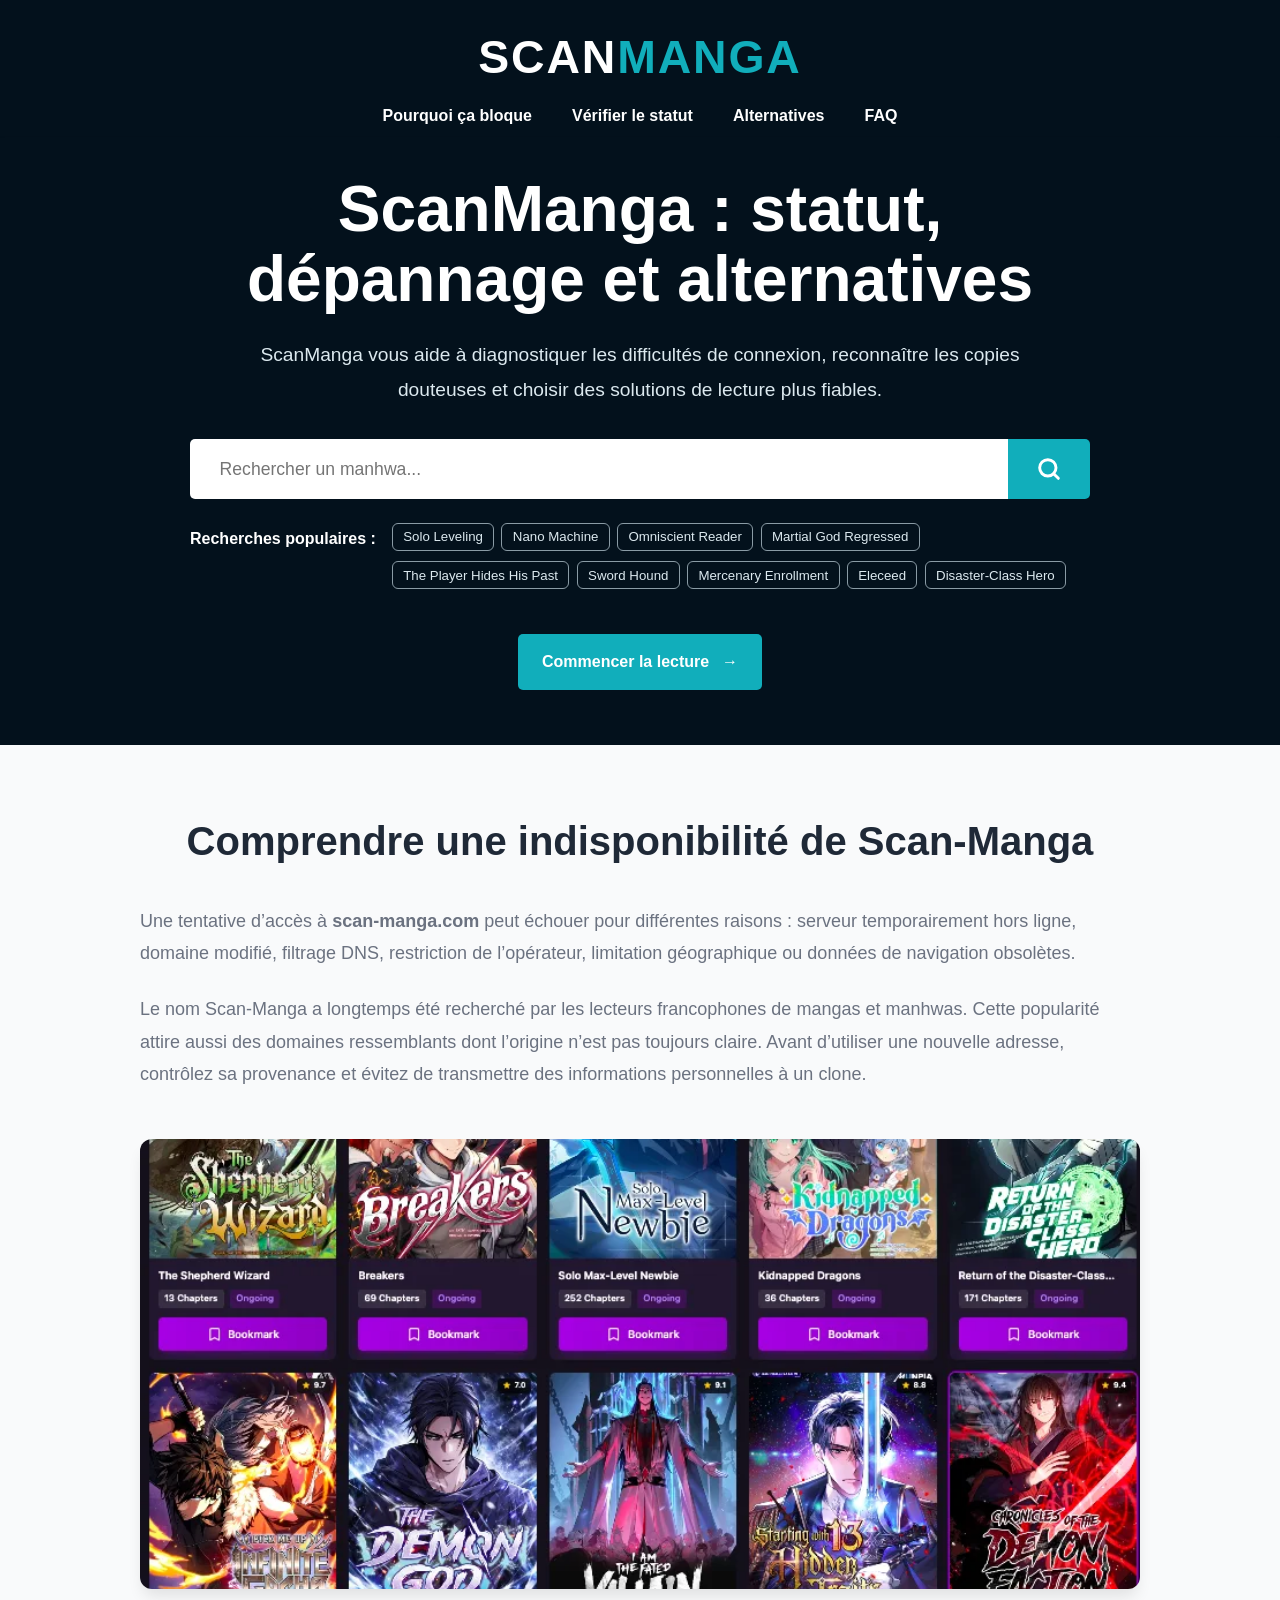
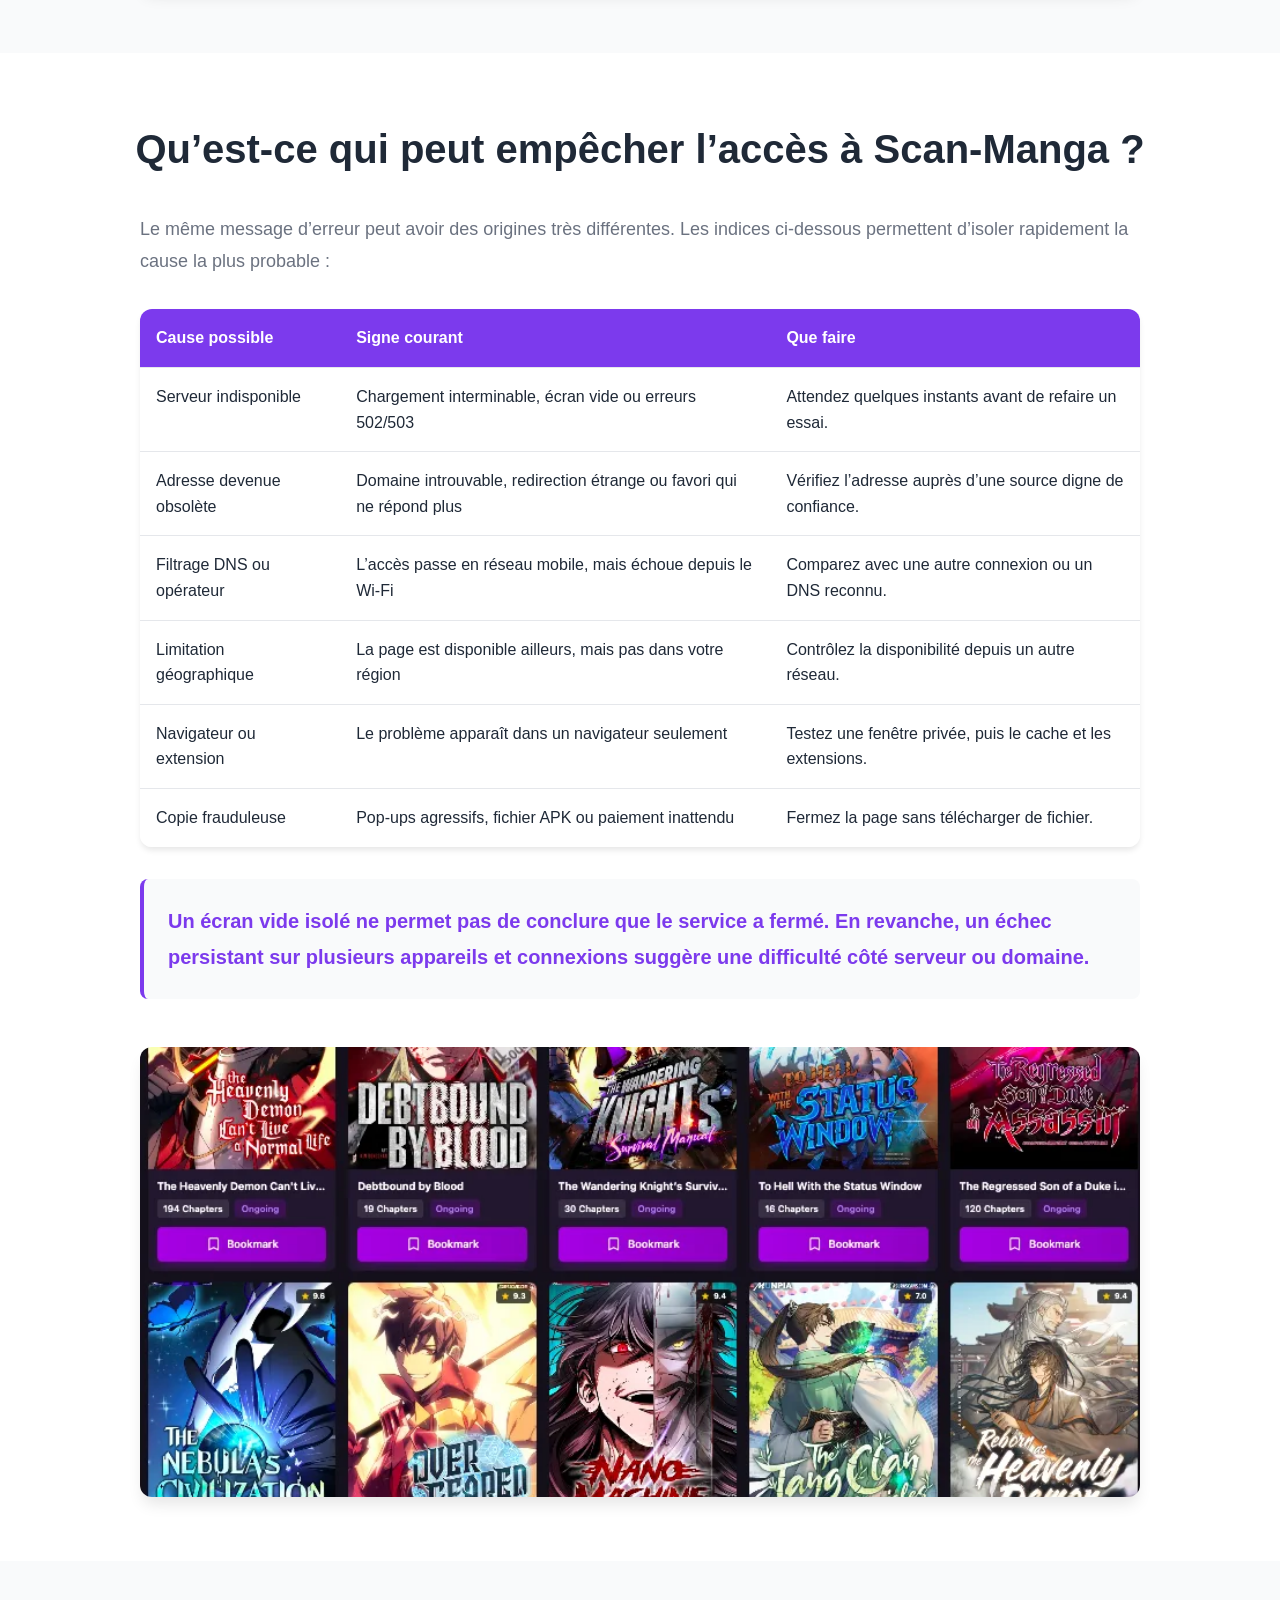
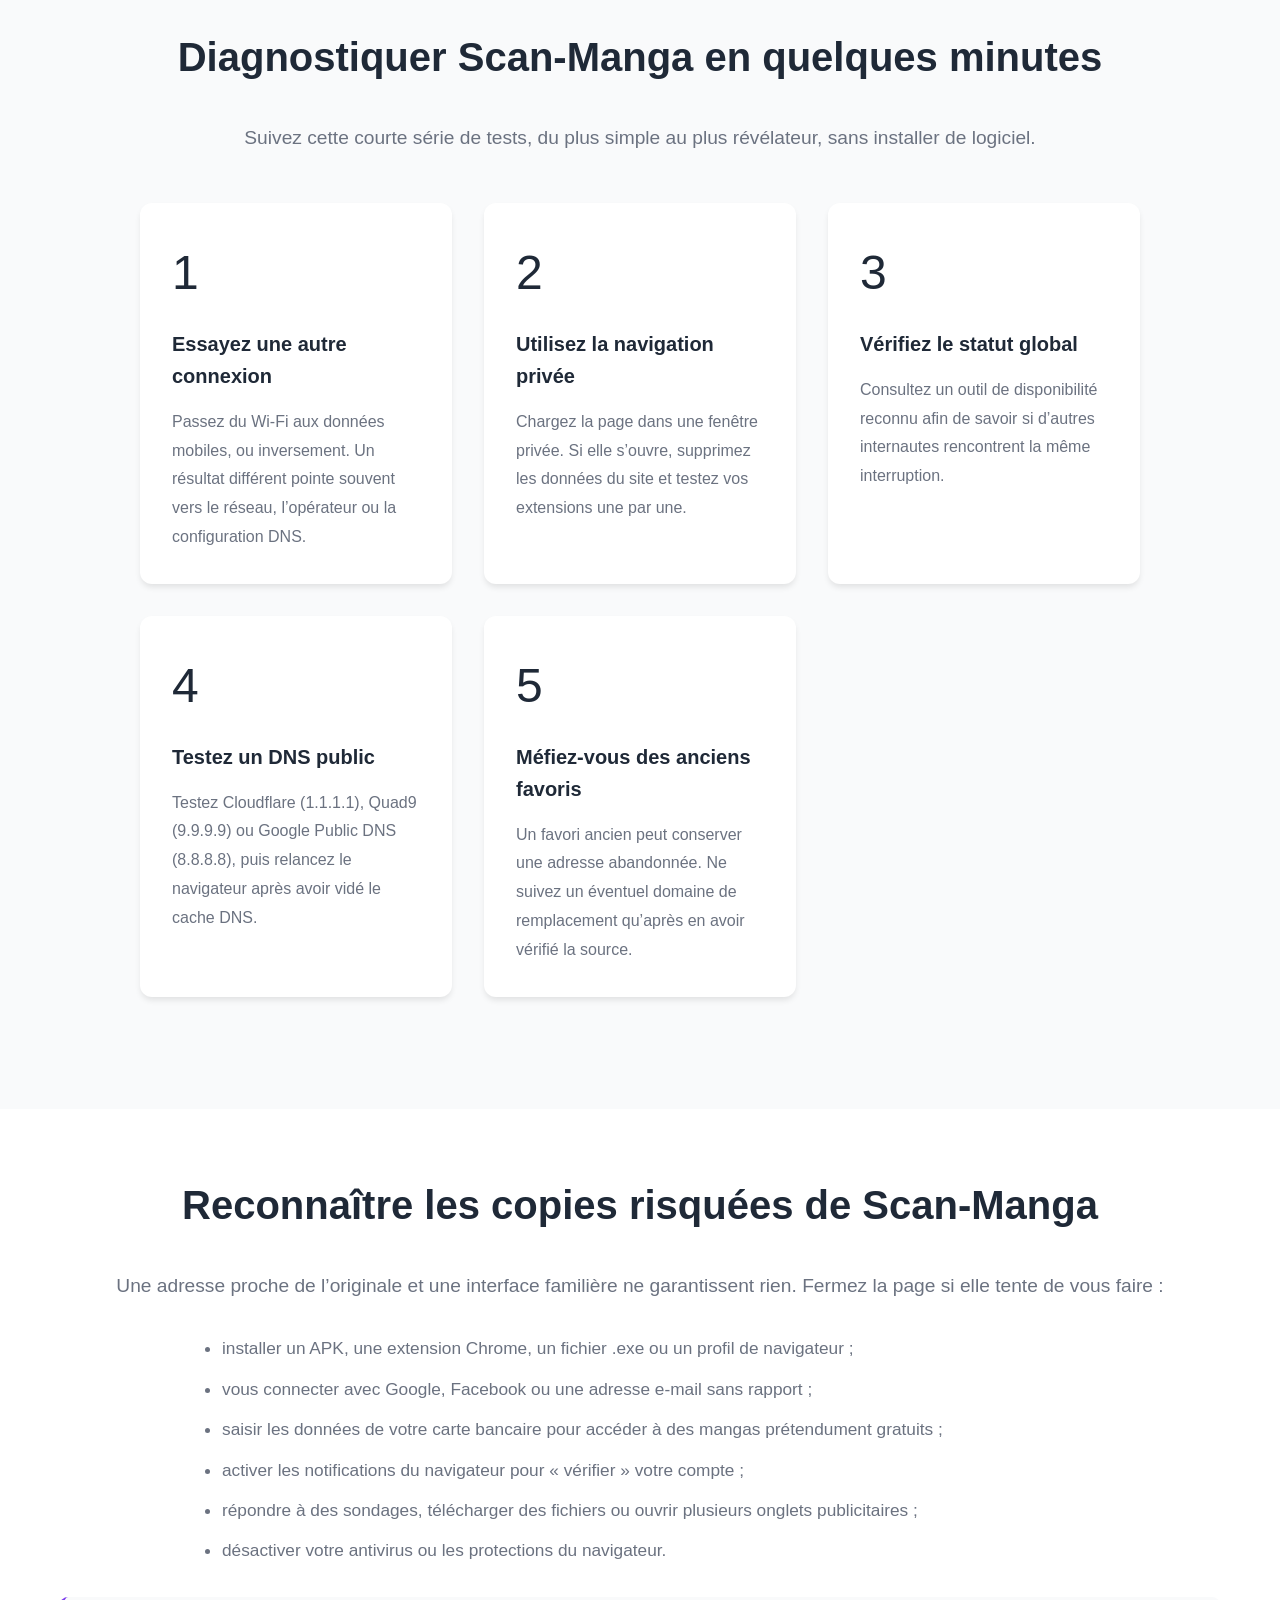
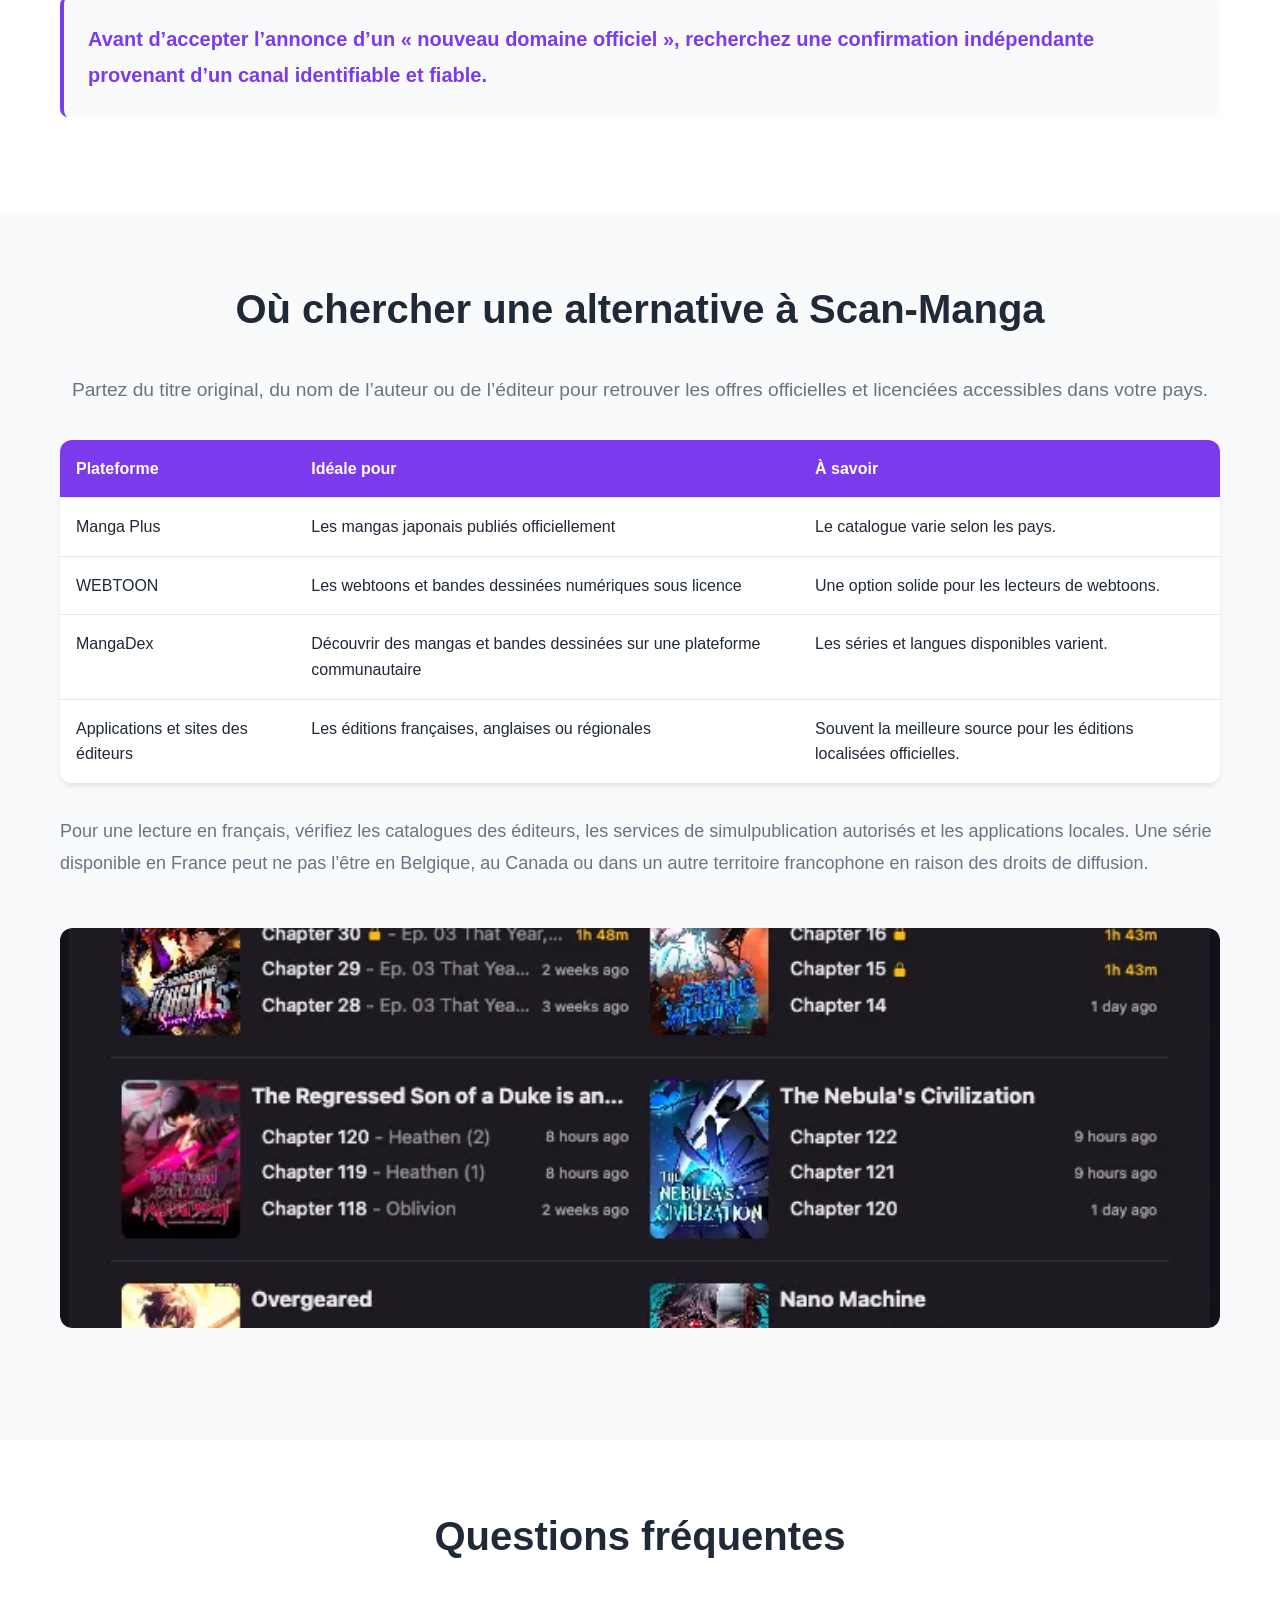
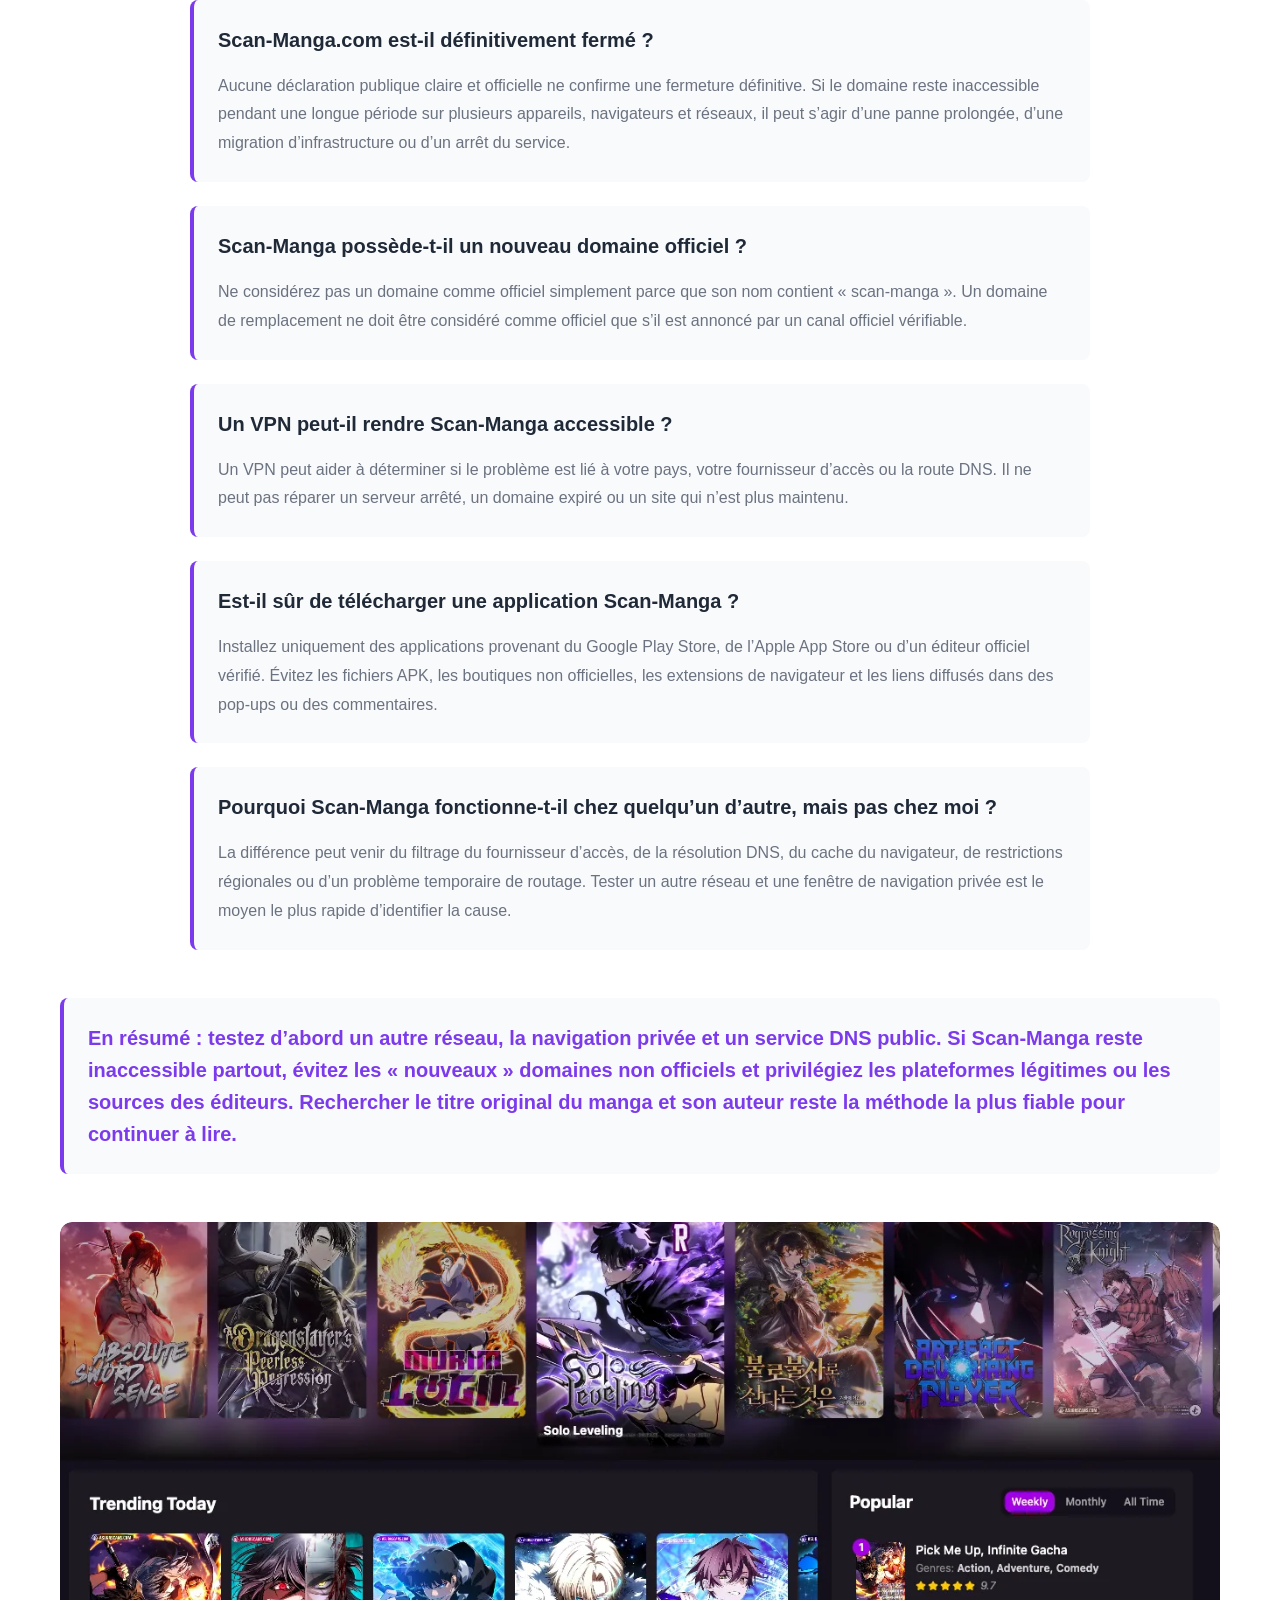
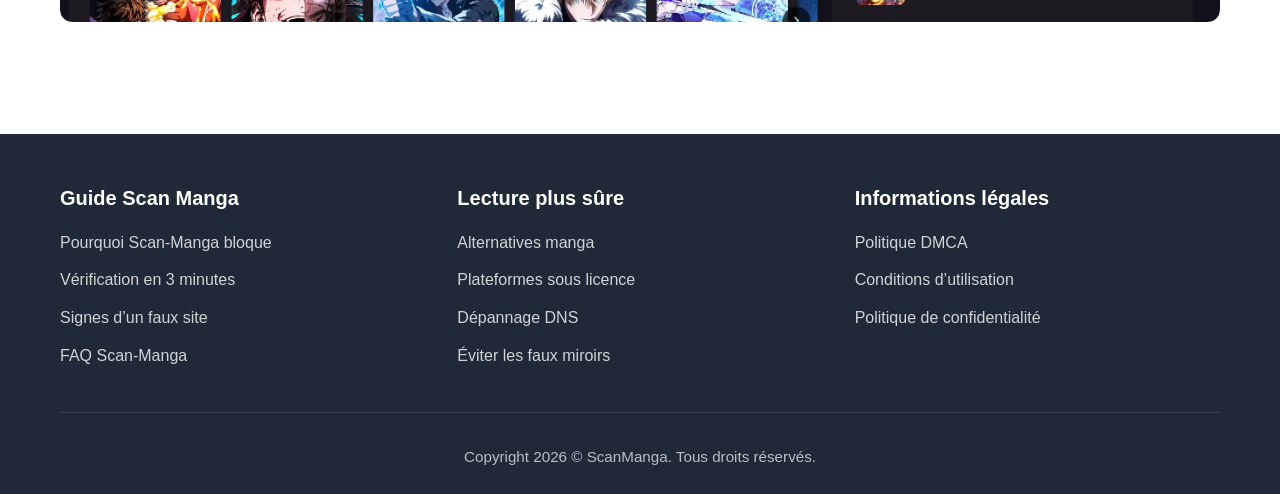
<file: index.html>
<!DOCTYPE html>
<html lang="fr">
<head>
    <!-- Google Tag Manager -->
    <script>(function(w,d,s,l,i){w[l]=w[l]||[];w[l].push({'gtm.start':
    new Date().getTime(),event:'gtm.js'});var f=d.getElementsByTagName(s)[0],
    j=d.createElement(s),dl=l!='dataLayer'?'&l='+l:'';j.async=true;j.src=
    'https://www.googletagmanager.com/gtm.js?id='+i+dl;f.parentNode.insertBefore(j,f);
    })(window,document,'script','dataLayer','GTM-T78V98Q5');</script>
    <!-- End Google Tag Manager -->
    <meta charset="UTF-8">
    <meta name="viewport" content="width=device-width, initial-scale=1.0">
    <meta name="description" content="ScanManga est un guide francophone pour comprendre les problèmes d’accès à Scan-Manga, vérifier son statut et découvrir des alternatives plus sûres.">
    <meta name="keywords" content="scanmanga">
    <meta name="author" content="ScanManga">
    <meta name="robots" content="index, follow, max-snippet:-1, max-image-preview:large, max-video-preview:-1">
    <meta property="og:title" content="ScanManga — Statut, dépannage et alternatives">
    <meta property="og:description" content="Le guide ScanManga pour vérifier un problème d’accès, éviter les faux sites et trouver des alternatives plus sûres.">
    <meta property="og:type" content="website">
    <meta property="og:url" content="https://scanmanga.gg/">
    <meta property="og:site_name" content="ScanManga">
    <meta property="og:image" content="https://scanmanga.gg/scan-manga-logo.webp">
    <meta name="twitter:card" content="summary_large_image">
    <meta name="twitter:title" content="ScanManga — Statut, dépannage et alternatives">
    <meta name="twitter:description" content="Le guide ScanManga pour vérifier un problème d’accès, éviter les faux sites et trouver des alternatives plus sûres.">
    <meta name="twitter:image" content="https://scanmanga.gg/scan-manga-logo.webp">
    <link rel="canonical" href="https://scanmanga.gg/">
    <title>ScanManga — Statut, dépannage et alternatives</title>
    <link rel="stylesheet" href="https://cdnjs.cloudflare.com/ajax/libs/font-awesome/6.4.0/css/all.min.css">

        <!-- BREADCRUMB SCHEMA -->
        <script type="application/ld+json">
        {
            "@context": "https://schema.org",
            "@type": "BreadcrumbList",
            "@id": "https://scanmanga.gg/#breadcrumb",
            "itemListElement": [
                { "@type": "ListItem", "position": 1, "name": "Accueil", "item": "https://scanmanga.gg/" },
                { "@type": "ListItem", "position": 2, "name": "Causes", "item": "https://scanmanga.gg/#causes" },
                { "@type": "ListItem", "position": 3, "name": "Vérification", "item": "https://scanmanga.gg/#check" },
                { "@type": "ListItem", "position": 4, "name": "Alternatives", "item": "https://scanmanga.gg/#alternatives" },
                { "@type": "ListItem", "position": 5, "name": "FAQ", "item": "https://scanmanga.gg/#faq" },
                { "@type": "ListItem", "position": 6, "name": "Informations légales", "item": "https://scanmanga.gg/#contact" }
            ]
        }
        </script>

    <!-- COLLECTIONPAGE SCHEMA -->
    <script type="application/ld+json">
    {
      "@context": "https://schema.org",
      "@type": "CollectionPage",
      "@id": "https://scanmanga.gg/#collectionpage",
      "url": "https://scanmanga.gg/",
      "name": "ScanManga — Statut, dépannage et alternatives",
      "isPartOf": { "@id": "https://scanmanga.gg/#website" },
      "about": { "@id": "https://scanmanga.gg/#organization" },
      "description": "Découvrez comment vérifier le statut de Scan-Manga, résoudre les problèmes d’accès, éviter les faux sites et trouver des alternatives plus sûres.",
      "breadcrumb": { "@id": "https://scanmanga.gg/#breadcrumb" },
      "inLanguage": "fr"
    }
    </script>

    <!-- ORGANIZATION SCHEMA -->
    <script type="application/ld+json">
    {
      "@context": "https://schema.org",
      "@type": "Organization",
      "@id": "https://scanmanga.gg/#organization",
      "name": "ScanManga",
      "alternateName": "Scan Manga",
      "url": "https://scanmanga.gg",
      "logo": {
        "@type": "ImageObject",
        "inLanguage": "fr",
        "@id": "https://scanmanga.gg/#/schema/logo/image/",
        "url": "https://scanmanga.gg/scan-manga-logo.webp",
        "contentUrl": "https://scanmanga.gg/scan-manga-logo.webp",
        "width": 512,
        "height": 512,
        "caption": "ScanManga"
      },
      "image": { "@id": "https://scanmanga.gg/#/schema/logo/image/" }
    }
    </script>

    <!-- WEBSITE SCHEMA + SEARCHACTION -->
    <script type="application/ld+json">
    {
      "@context": "https://schema.org",
      "@type": "WebSite",
      "@id": "https://scanmanga.gg/#website",
      "url": "https://scanmanga.gg",
      "name": "ScanManga",
      "description": "Guide indépendant pour vérifier la disponibilité de Scan-Manga, résoudre les problèmes d’accès, éviter les faux sites et trouver des alternatives plus sûres.",
      "publisher": { "@id": "https://scanmanga.gg/#organization" },
      "alternateName": "Scan Manga",
      "potentialAction": [
        {
          "@type": "SearchAction",
          "target": {
            "@type": "EntryPoint",
            "urlTemplate": "https://scanmanga.gg/?s={search_term_string}"
          },
          "query-input": {
            "@type": "PropertyValueSpecification",
            "valueRequired": true,
            "valueName": "search_term_string"
          }
        }
      ],
      "inLanguage": "fr"
    }
    </script>

    <!-- FAQ SCHEMA - correspond aux questions visibles ci-dessous -->
    <script type="application/ld+json">
    {
      "@context": "https://schema.org",
      "@type": "FAQPage",
      "mainEntity": [
        {
          "@type": "Question",
          "name": "Scan-Manga.com est-il définitivement fermé ?",
          "acceptedAnswer": {
            "@type": "Answer",
            "text": "Aucune déclaration publique claire et officielle ne confirme une fermeture définitive. Une indisponibilité prolongée sur plusieurs appareils, navigateurs et réseaux peut indiquer une panne longue, une migration d’infrastructure ou l’arrêt du service."
          }
        },
        {
          "@type": "Question",
          "name": "Scan-Manga possède-t-il un nouveau domaine officiel ?",
          "acceptedAnswer": {
            "@type": "Answer",
            "text": "Ne considérez pas un domaine comme officiel simplement parce que son nom contient scan-manga. Un domaine de remplacement ne doit être considéré comme officiel que s’il est annoncé par un canal officiel vérifiable."
          }
        },
        {
          "@type": "Question",
          "name": "Un VPN peut-il rendre Scan-Manga accessible ?",
          "acceptedAnswer": {
            "@type": "Answer",
            "text": "Un VPN peut aider à déterminer si le problème est lié à votre pays, votre fournisseur d’accès ou la route DNS. Il ne peut pas réparer un serveur arrêté, un domaine expiré ou un site qui n’est plus maintenu."
          }
        },
        {
          "@type": "Question",
          "name": "Est-il sûr de télécharger une application Scan-Manga ?",
          "acceptedAnswer": {
            "@type": "Answer",
            "text": "Installez uniquement des applications provenant du Google Play Store, de l’Apple App Store ou d’un éditeur officiel vérifié. Évitez les fichiers APK, les boutiques non officielles, les extensions de navigateur et les liens diffusés dans des fenêtres publicitaires ou des commentaires."
          }
        },
        {
          "@type": "Question",
          "name": "Pourquoi Scan-Manga fonctionne-t-il chez quelqu’un d’autre, mais pas chez moi ?",
          "acceptedAnswer": {
            "@type": "Answer",
            "text": "La différence peut venir du filtrage du fournisseur d’accès, de la résolution DNS, du cache du navigateur, de restrictions régionales ou d’un problème temporaire de routage. Tester un autre réseau et une fenêtre de navigation privée est le moyen le plus rapide d’identifier la cause."
          }
        }
      ]
    }
    </script>

    <style>
        /* Reset and Base Styles */
        * { margin: 0; padding: 0; box-sizing: border-box; }

        :root {
            --primary-color: #7c3aed;
            --secondary-color: #6d28d9;
            --accent-color: #f59e0b;
            --text-dark: #1f2937;
            --text-light: #6b7280;
            --bg-light: #f9fafb;
            --bg-white: #ffffff;
            --border-color: #e5e7eb;
            --shadow-sm: 0 1px 2px 0 rgba(0, 0, 0, 0.05);
            --shadow-md: 0 4px 6px -1px rgba(0, 0, 0, 0.1);
            --shadow-lg: 0 10px 15px -3px rgba(0, 0, 0, 0.1);
            --shadow-xl: 0 20px 25px -5px rgba(0, 0, 0, 0.1);
        }

        body {
            font-family: -apple-system, BlinkMacSystemFont, 'Segoe UI', 'Roboto', 'Helvetica Neue', Arial, sans-serif;
            line-height: 1.6;
            color: var(--text-dark);
            background-color: var(--bg-white);
        }

        .container { max-width: 1200px; margin: 0 auto; padding: 0 20px; }

        a { text-decoration: none; color: var(--primary-color); transition: color 0.3s ease; }
        a:hover { color: var(--secondary-color); }
        img { max-width: 100%; height: auto; display: block; }

        /* Header */
        .header {
            background: #03111c;
            position: relative;
            z-index: 10;
            padding: 2.1rem 0 0;
        }
        .header-content { display: flex; flex-direction: column; align-items: center; gap: 1rem; }
        .logo { display: inline-flex; align-items: center; color: #fff; }
        .logo-text { color: #fff; font-size: clamp(2rem, 4vw, 2.9rem); line-height: 1; font-weight: 900; letter-spacing: 0.04em; text-transform: uppercase; }
        .logo-accent { color: #11aebb; }
        .nav-menu { position: relative; }
        .mobile-menu-toggle { display: none; flex-direction: column; gap: 4px; background: none; border: none; cursor: pointer; padding: 8px; }
        .mobile-menu-toggle span { width: 25px; height: 3px; background-color: #fff; border-radius: 3px; transition: all 0.3s ease; }
        .nav-list { display: flex; list-style: none; gap: 2.5rem; align-items: center; }
        .nav-list li a { color: #fff; font-weight: 700; padding: 0.45rem 0; display: inline-block; position: relative; }
        .nav-list li a::after { content: ''; position: absolute; bottom: 0; left: 0; width: 0; height: 2px; background-color: #11aebb; transition: width 0.3s ease; }
        .nav-list li a:hover::after { width: 100%; }
        .nav-list li a:hover { color: #18c4d0; }

        /* Hero Section */
        .hero {
            background: #03111c;
            color: white;
            padding: 2.35rem 0 3.4rem;
            position: relative;
        }
        .hero-content { max-width: 900px; margin: 0 auto; text-align: center; }
        .hero h1 { font-size: clamp(2.2rem, 5vw, 4rem); line-height: 1.1; margin-bottom: 1.5rem; }
        .hero-lead { color: #dce9ef; font-size: 1.2rem; max-width: 780px; margin: 0 auto 2rem; }
        .hero-search { display: flex; width: 100%; margin-bottom: 1.45rem; }
        .hero-search input { flex: 1; min-width: 0; height: 60px; padding: 0 1.85rem; border: 0; border-radius: 5px 0 0 5px; background: #fff; color: #27323c; font: inherit; font-size: 1.1rem; outline: none; }
        .hero-search input:focus { box-shadow: inset 0 0 0 2px #11aebb; }
        .hero-search button { width: 82px; border: 0; border-radius: 0 5px 5px 0; background: #11aebb; color: #fff; cursor: pointer; display: grid; place-items: center; transition: background-color .2s ease; }
        .hero-search button:hover { background: #0d98a4; }
        .hero-search svg { width: 28px; height: 28px; }
        .top-searches { display: grid; grid-template-columns: max-content 1fr; gap: .6rem 1rem; align-items: start; }
        .top-searches-label { color: #fff; font-weight: 700; line-height: 2rem; }
        .search-tags { display: flex; flex-wrap: wrap; gap: .65rem .45rem; }
        .search-tag { color: #dce9ef; border: 1px solid #8a9ba5; border-radius: 6px; padding: .28rem .65rem; font-size: .83rem; line-height: 1.3; transition: border-color .2s ease, color .2s ease, background .2s ease; }
        .search-tag:hover { color: #fff; border-color: #11aebb; background: rgba(17,174,187,.12); }
        .hero-cta-wrap { text-align: center; margin-top: 2.8rem; }
        .hero-cta { display: inline-flex; align-items: center; justify-content: center; gap: .8rem; min-width: 242px; min-height: 56px; padding: .85rem 1.5rem; border-radius: 5px; background: #11aebb; color: #fff; font-weight: 700; }
        .hero-cta:hover { background: #0d98a4; color: #fff; transform: translateY(-1px); }

        /* Content Sections */
        section { padding: 4rem 0; }
        section h2 { font-size: 2.5rem; margin-bottom: 2rem; color: var(--text-dark); text-align: center; font-weight: 700; }
        section h3 { font-size: 1.75rem; margin-bottom: 1.5rem; color: var(--text-dark); font-weight: 600; }
        section p { font-size: 1.125rem; line-height: 1.8; color: var(--text-light); margin-bottom: 1.5rem; }

        /* Intro Section */
        .intro-section { background-color: var(--bg-light); }
        .intro-content { max-width: 1000px; margin: 0 auto; }
        .intro-text { margin-bottom: 3rem; }
        .intro-image img { border-radius: 12px; box-shadow: var(--shadow-lg); margin: 0 auto; width: 100%; max-height: 450px; object-fit: cover; }

        /* Reason Section */
        .reason-section { background-color: var(--bg-white); }
        .reason-content { max-width: 1000px; margin: 0 auto; }
        .problem-list { margin: 1.5rem 0; padding-left: 2rem; }
        .problem-list li { margin-bottom: 0.75rem; color: var(--text-light); font-size: 1.125rem; }
        .highlight { font-weight: 600; color: var(--text-dark); }
        .mission-statement { font-size: 1.25rem; font-weight: 600; color: var(--primary-color); padding: 1.5rem; background-color: var(--bg-light); border-radius: 8px; border-left: 4px solid var(--primary-color); margin: 2rem 0; }
        .reason-image { margin-top: 3rem; }
        .reason-image img { border-radius: 12px; box-shadow: var(--shadow-lg); margin: 0 auto; width: 100%; max-height: 450px; object-fit: cover; }

        /* Mission Section */
        .mission-section { background-color: var(--bg-light); }
        .mission-content { max-width: 1000px; margin: 0 auto; }
        .mission-intro { text-align: center; font-size: 1.2rem; margin-bottom: 2rem; }
        .values-grid { display: grid; grid-template-columns: repeat(auto-fit, minmax(300px, 1fr)); gap: 2rem; margin: 3rem 0; }
        .value-card { background-color: var(--bg-white); padding: 2rem; border-radius: 12px; box-shadow: var(--shadow-md); transition: transform 0.3s ease, box-shadow 0.3s ease; }
        .value-card:hover { transform: translateY(-5px); box-shadow: var(--shadow-xl); }
        .value-icon { font-size: 3rem; margin-bottom: 1rem; }
        .value-card h4 { font-size: 1.25rem; margin-bottom: 1rem; color: var(--text-dark); }
        .value-card p { font-size: 1rem; margin-bottom: 0; }
        .mission-conclusion, .mission-final { text-align: center; font-weight: 500; color: var(--text-dark); }

        .content-table-wrap { overflow-x: auto; margin: 2rem 0; border-radius: 12px; box-shadow: var(--shadow-md); }
        .content-table { width: 100%; border-collapse: collapse; background: var(--bg-white); min-width: 720px; }
        .content-table th, .content-table td { padding: 1rem; border-bottom: 1px solid var(--border-color); text-align: left; vertical-align: top; }
        .content-table th { background: var(--primary-color); color: #fff; }
        .content-table tr:last-child td { border-bottom: 0; }
        .safety-list { max-width: 900px; margin: 1.5rem auto; padding-left: 2rem; }
        .safety-list li { margin-bottom: .8rem; color: var(--text-light); font-size: 1.08rem; }

        /* Related Searches Section */
        .related-section { background-color: var(--bg-white); }
        .related-grid { display: grid; grid-template-columns: repeat(auto-fit, minmax(280px, 1fr)); gap: 1.5rem; max-width: 1000px; margin: 0 auto; }
        .related-card { background: var(--bg-light); border: 2px solid var(--border-color); border-radius: 12px; padding: 1.5rem; transition: all 0.3s ease; }
        .related-card:hover { border-color: var(--primary-color); box-shadow: var(--shadow-lg); transform: translateY(-3px); }
        .related-card h3 { font-size: 1.2rem; margin-bottom: 0.75rem; color: var(--primary-color); text-align: left; }
        .related-card p { font-size: 0.95rem; margin-bottom: 0; }
        .related-card .tag { display: inline-block; background: var(--primary-color); color: white; padding: 0.25rem 0.75rem; border-radius: 20px; font-size: 0.8rem; font-weight: 500; margin-top: 0.75rem; }

        /* Alternatives Section */
        .popular-section { background-color: var(--bg-light); }
        .popular-grid { display: grid; grid-template-columns: repeat(auto-fit, minmax(250px, 1fr)); gap: 1.5rem; max-width: 1000px; margin: 0 auto; }
        .popular-card { background: var(--bg-white); border-radius: 12px; padding: 1.5rem; box-shadow: var(--shadow-md); transition: all 0.3s ease; text-align: center; }
        .popular-card:hover { transform: translateY(-5px); box-shadow: var(--shadow-xl); }
        .popular-card .rank { font-size: 2rem; font-weight: 800; color: var(--primary-color); margin-bottom: 0.5rem; }
        .popular-card h4 { font-size: 1.15rem; margin-bottom: 0.5rem; color: var(--text-dark); }
        .popular-card .genre-tag { font-size: 0.85rem; color: var(--primary-color); font-weight: 600; }
        .popular-card p { font-size: 0.9rem; margin-bottom: 0.5rem; }

        /* FAQ Section */
        .faq-section { background-color: var(--bg-white); }
        .faq-list { max-width: 900px; margin: 0 auto 3rem; }
        .faq-item { background-color: var(--bg-light); padding: 1.5rem; border-radius: 8px; margin-bottom: 1.5rem; border-left: 4px solid var(--primary-color); }
        .faq-item h3 { font-size: 1.25rem; margin-bottom: 1rem; color: var(--text-dark); text-align: left; }
        .faq-item p { margin-bottom: 0; font-size: 1rem; }
        .blog-banner { margin: 3rem 0; text-align: center; overflow: hidden; border-radius: 12px; }
        .blog-banner img { border-radius: 12px; box-shadow: var(--shadow-lg); margin: 0 auto; width: 100%; max-height: 400px; object-fit: cover; transition: transform 0.4s ease; }
        .blog-banner img:hover { transform: scale(1.02); }
        /* Footer */
        .footer { background-color: var(--text-dark); color: white; padding: 3rem 0 1.5rem; }
        .footer-content { display: grid; grid-template-columns: repeat(auto-fit, minmax(250px, 1fr)); gap: 2rem; margin-bottom: 2rem; }
        .footer-column h3 { font-size: 1.25rem; margin-bottom: 1rem; color: white; }
        .footer-column ul { list-style: none; }
        .footer-column ul li { margin-bottom: 0.75rem; }
        .footer-column ul li a { color: rgba(255,255,255,0.8); transition: color 0.3s ease; }
        .footer-column ul li a:hover { color: white; }
        .footer-bottom { text-align: center; padding-top: 2rem; border-top: 1px solid rgba(255,255,255,0.1); }
        .footer-bottom p { color: rgba(255,255,255,0.7); margin: 0; font-size: 0.95rem; }

        /* Responsive */
        @media (max-width: 768px) {
            .nav-list { gap: 1.5rem; }
            .hero { padding-top: 2rem; }
            .top-searches { grid-template-columns: 1fr; }
            section h2 { font-size: 2rem; }
            .values-grid { grid-template-columns: 1fr; }
            .related-grid { grid-template-columns: 1fr; }
            .popular-grid { grid-template-columns: 1fr 1fr; }
            .footer-content { grid-template-columns: 1fr; }
        }
        @media (max-width: 480px) {
            .header { padding-top: 1.6rem; }
            .nav-list { gap: 1.05rem; font-size: .88rem; }
            .hero-search input { height: 54px; padding: 0 1rem; font-size: 1rem; }
            .hero-search button { width: 62px; }
            .hero-cta { width: 100%; min-width: 0; }
            section h2 { font-size: 1.75rem; }
            section p { font-size: 1rem; }
            .container { padding: 0 15px; }
            .popular-grid { grid-template-columns: 1fr; }
        }

        /* Animations */
        @keyframes fadeIn { from { opacity: 0; transform: translateY(20px); } to { opacity: 1; transform: translateY(0); } }
        section { animation: fadeIn 0.6s ease-out; }
        html { scroll-behavior: smooth; }
    </style>
</head>
<body>
    <!-- Google Tag Manager (noscript) -->
    <noscript><iframe src="https://www.googletagmanager.com/ns.html?id=GTM-T78V98Q5"
    height="0" width="0" style="display:none;visibility:hidden"></iframe></noscript>
    <!-- End Google Tag Manager (noscript) -->

    <!-- Header -->
    <header class="header">
        <div class="container">
            <div class="header-content">
                <a class="logo" href="https://scanmanga.gg/" aria-label="Accueil ScanManga">
                    <span class="logo-text">SCAN<span class="logo-accent">MANGA</span></span>
                </a>
                <nav class="nav-menu">
                    <ul class="nav-list">
                        <li><a href="#causes">Pourquoi ça bloque</a></li>
                        <li><a href="#check">Vérifier le statut</a></li>
                        <li><a href="#alternatives">Alternatives</a></li>
                        <li><a href="#faq">FAQ</a></li>
                    </ul>
                </nav>
            </div>
        </div>
    </header>

    <!-- Hero Section -->
    <section class="hero" id="home">
        <div class="container">
            <div class="hero-content">
                <h1>ScanManga : statut, dépannage et alternatives</h1>
                <p class="hero-lead">ScanManga vous aide à diagnostiquer les difficultés de connexion, reconnaître les copies douteuses et choisir des solutions de lecture plus fiables.</p>
                <form class="hero-search" action="https://scanmanga.gg/" method="get" role="search">
                    <input type="search" name="s" placeholder="Rechercher un manhwa..." aria-label="Rechercher un manhwa">
                    <button type="submit" aria-label="Rechercher">
                        <svg viewBox="0 0 24 24" fill="none" stroke="currentColor" stroke-width="2.5" stroke-linecap="round" aria-hidden="true">
                            <circle cx="11" cy="11" r="7"></circle><path d="m20 20-4-4"></path>
                        </svg>
                    </button>
                </form>
                <div class="top-searches">
                    <span class="top-searches-label">Recherches populaires :</span>
                    <div class="search-tags">
                        <a class="search-tag" href="https://scanmanga.gg/?s=Solo+Leveling">Solo Leveling</a>
                        <a class="search-tag" href="https://scanmanga.gg/?s=Nano+Machine">Nano Machine</a>
                        <a class="search-tag" href="https://scanmanga.gg/?s=Omniscient+Reader">Omniscient Reader</a>
                        <a class="search-tag" href="https://scanmanga.gg/?s=Martial+God+Regressed">Martial God Regressed</a>
                        <a class="search-tag" href="https://scanmanga.gg/?s=The+Player+Hides+His+Past">The Player Hides His Past</a>
                        <a class="search-tag" href="https://scanmanga.gg/?s=Revenge+of+the+Iron-Blooded+Sword+Hound">Sword Hound</a>
                        <a class="search-tag" href="https://scanmanga.gg/?s=Mercenary+Enrollment">Mercenary Enrollment</a>
                        <a class="search-tag" href="https://scanmanga.gg/?s=Eleceed">Eleceed</a>
                        <a class="search-tag" href="https://scanmanga.gg/?s=Return+of+the+Disaster-Class+Hero">Disaster-Class Hero</a>
                    </div>
                </div>
                <div class="hero-cta-wrap">
                    <a class="hero-cta" href="https://readzy.io/home">Commencer la lecture <span aria-hidden="true">→</span></a>
                </div>
            </div>
        </div>
    </section>

    <!-- Introduction Section -->
    <section class="intro-section" id="about">
        <div class="container">
            <div class="intro-content">
                <h2>Comprendre une indisponibilité de Scan-Manga</h2>
                <div class="intro-text">
                    <p>Une tentative d’accès à <strong>scan-manga.com</strong> peut échouer pour différentes raisons : serveur temporairement hors ligne, domaine modifié, filtrage DNS, restriction de l’opérateur, limitation géographique ou données de navigation obsolètes.</p>
                    <p>Le nom Scan-Manga a longtemps été recherché par les lecteurs francophones de mangas et manhwas. Cette popularité attire aussi des domaines ressemblants dont l’origine n’est pas toujours claire. Avant d’utiliser une nouvelle adresse, contrôlez sa provenance et évitez de transmettre des informations personnelles à un clone.</p>
                </div>
                <div class="intro-image">
                    <img src="./scan-manga-bg2.webp" alt="Plateforme Scan Manga pour découvrir des mangas et des manhwas" loading="lazy" width="867" height="633">
                </div>
            </div>
        </div>
    </section>

    <!-- Reason Section -->
    <section class="reason-section" id="causes">
        <div class="container">
            <h2>Qu’est-ce qui peut empêcher l’accès à Scan-Manga ?</h2>
            <div class="reason-content">
                <div class="reason-text">
                    <p>Le même message d’erreur peut avoir des origines très différentes. Les indices ci-dessous permettent d’isoler rapidement la cause la plus probable :</p>
                    <div class="content-table-wrap">
                        <table class="content-table">
                            <thead><tr><th>Cause possible</th><th>Signe courant</th><th>Que faire</th></tr></thead>
                            <tbody>
                                <tr><td>Serveur indisponible</td><td>Chargement interminable, écran vide ou erreurs 502/503</td><td>Attendez quelques instants avant de refaire un essai.</td></tr>
                                <tr><td>Adresse devenue obsolète</td><td>Domaine introuvable, redirection étrange ou favori qui ne répond plus</td><td>Vérifiez l’adresse auprès d’une source digne de confiance.</td></tr>
                                <tr><td>Filtrage DNS ou opérateur</td><td>L’accès passe en réseau mobile, mais échoue depuis le Wi-Fi</td><td>Comparez avec une autre connexion ou un DNS reconnu.</td></tr>
                                <tr><td>Limitation géographique</td><td>La page est disponible ailleurs, mais pas dans votre région</td><td>Contrôlez la disponibilité depuis un autre réseau.</td></tr>
                                <tr><td>Navigateur ou extension</td><td>Le problème apparaît dans un navigateur seulement</td><td>Testez une fenêtre privée, puis le cache et les extensions.</td></tr>
                                <tr><td>Copie frauduleuse</td><td>Pop-ups agressifs, fichier APK ou paiement inattendu</td><td>Fermez la page sans télécharger de fichier.</td></tr>
                            </tbody>
                        </table>
                    </div>
                    <p class="mission-statement">Un écran vide isolé ne permet pas de conclure que le service a fermé. En revanche, un échec persistant sur plusieurs appareils et connexions suggère une difficulté côté serveur ou domaine.</p>
                </div>
                <div class="reason-image">
                    <img src="./scan-manga-bg3.webp" alt="Expérience Scan Manga pour les lecteurs de manhwas" loading="lazy" width="865" height="639">
                </div>
            </div>
        </div>
    </section>

    <!-- Mission / Features Section -->
    <section class="mission-section" id="check">
        <div class="container">
            <h2>Diagnostiquer Scan-Manga en quelques minutes</h2>
            <div class="mission-content">
                <p class="mission-intro">Suivez cette courte série de tests, du plus simple au plus révélateur, sans installer de logiciel.</p>

                <div class="values-grid">
                    <div class="value-card">
                        <div class="value-icon">1</div>
                        <h4>Essayez une autre connexion</h4>
                        <p>Passez du Wi-Fi aux données mobiles, ou inversement. Un résultat différent pointe souvent vers le réseau, l’opérateur ou la configuration DNS.</p>
                    </div>
                    <div class="value-card">
                        <div class="value-icon">2</div>
                        <h4>Utilisez la navigation privée</h4>
                        <p>Chargez la page dans une fenêtre privée. Si elle s’ouvre, supprimez les données du site et testez vos extensions une par une.</p>
                    </div>
                    <div class="value-card">
                        <div class="value-icon">3</div>
                        <h4>Vérifiez le statut global</h4>
                        <p>Consultez un outil de disponibilité reconnu afin de savoir si d’autres internautes rencontrent la même interruption.</p>
                    </div>
                    <div class="value-card">
                        <div class="value-icon">4</div>
                        <h4>Testez un DNS public</h4>
                        <p>Testez Cloudflare (1.1.1.1), Quad9 (9.9.9.9) ou Google Public DNS (8.8.8.8), puis relancez le navigateur après avoir vidé le cache DNS.</p>
                    </div>
                    <div class="value-card">
                        <div class="value-icon">5</div>
                        <h4>Méfiez-vous des anciens favoris</h4>
                        <p>Un favori ancien peut conserver une adresse abandonnée. Ne suivez un éventuel domaine de remplacement qu’après en avoir vérifié la source.</p>
                    </div>
                </div>

            </div>
        </div>
    </section>

    <!-- Safety Section -->
    <section class="related-section" id="safety">
        <div class="container">
            <h2>Reconnaître les copies risquées de Scan-Manga</h2>
            <p class="mission-intro">Une adresse proche de l’originale et une interface familière ne garantissent rien. Fermez la page si elle tente de vous faire :</p>
            <ul class="safety-list">
                <li>installer un APK, une extension Chrome, un fichier .exe ou un profil de navigateur ;</li>
                <li>vous connecter avec Google, Facebook ou une adresse e-mail sans rapport ;</li>
                <li>saisir les données de votre carte bancaire pour accéder à des mangas prétendument gratuits ;</li>
                <li>activer les notifications du navigateur pour « vérifier » votre compte ;</li>
                <li>répondre à des sondages, télécharger des fichiers ou ouvrir plusieurs onglets publicitaires ;</li>
                <li>désactiver votre antivirus ou les protections du navigateur.</li>
            </ul>
            <p class="mission-statement">Avant d’accepter l’annonce d’un « nouveau domaine officiel », recherchez une confirmation indépendante provenant d’un canal identifiable et fiable.</p>
        </div>
    </section>

    <!-- Alternatives Section -->
    <section class="popular-section" id="alternatives">
        <div class="container">
            <h2>Où chercher une alternative à Scan-Manga</h2>
            <p class="mission-intro">Partez du titre original, du nom de l’auteur ou de l’éditeur pour retrouver les offres officielles et licenciées accessibles dans votre pays.</p>
            <div class="content-table-wrap">
                <table class="content-table">
                    <thead><tr><th>Plateforme</th><th>Idéale pour</th><th>À savoir</th></tr></thead>
                    <tbody>
                        <tr><td>Manga Plus</td><td>Les mangas japonais publiés officiellement</td><td>Le catalogue varie selon les pays.</td></tr>
                        <tr><td>WEBTOON</td><td>Les webtoons et bandes dessinées numériques sous licence</td><td>Une option solide pour les lecteurs de webtoons.</td></tr>
                        <tr><td>MangaDex</td><td>Découvrir des mangas et bandes dessinées sur une plateforme communautaire</td><td>Les séries et langues disponibles varient.</td></tr>
                        <tr><td>Applications et sites des éditeurs</td><td>Les éditions françaises, anglaises ou régionales</td><td>Souvent la meilleure source pour les éditions localisées officielles.</td></tr>
                    </tbody>
                </table>
            </div>
            <p>Pour une lecture en français, vérifiez les catalogues des éditeurs, les services de simulpublication autorisés et les applications locales. Une série disponible en France peut ne pas l’être en Belgique, au Canada ou dans un autre territoire francophone en raison des droits de diffusion.</p>
            <div class="blog-banner" style="margin-top:3rem;">
                <img src="./scan-manga-bg4.webp" alt="Alternatives plus sûres pour les lecteurs de mangas et de manhwas" loading="lazy" width="696" height="651">
            </div>
        </div>
    </section>

    <!-- FAQ Section -->
    <section class="faq-section" id="faq">
        <div class="container">
            <h2>Questions fréquentes</h2>

            <div class="faq-list">
                <div class="faq-item">
                    <h3>Scan-Manga.com est-il définitivement fermé ?</h3>
                    <p>Aucune déclaration publique claire et officielle ne confirme une fermeture définitive. Si le domaine reste inaccessible pendant une longue période sur plusieurs appareils, navigateurs et réseaux, il peut s’agir d’une panne prolongée, d’une migration d’infrastructure ou d’un arrêt du service.</p>
                </div>

                <div class="faq-item">
                    <h3>Scan-Manga possède-t-il un nouveau domaine officiel ?</h3>
                    <p>Ne considérez pas un domaine comme officiel simplement parce que son nom contient « scan-manga ». Un domaine de remplacement ne doit être considéré comme officiel que s’il est annoncé par un canal officiel vérifiable.</p>
                </div>

                <div class="faq-item">
                    <h3>Un VPN peut-il rendre Scan-Manga accessible ?</h3>
                    <p>Un VPN peut aider à déterminer si le problème est lié à votre pays, votre fournisseur d’accès ou la route DNS. Il ne peut pas réparer un serveur arrêté, un domaine expiré ou un site qui n’est plus maintenu.</p>
                </div>

                <div class="faq-item">
                    <h3>Est-il sûr de télécharger une application Scan-Manga ?</h3>
                    <p>Installez uniquement des applications provenant du Google Play Store, de l’Apple App Store ou d’un éditeur officiel vérifié. Évitez les fichiers APK, les boutiques non officielles, les extensions de navigateur et les liens diffusés dans des pop-ups ou des commentaires.</p>
                </div>

                <div class="faq-item">
                    <h3>Pourquoi Scan-Manga fonctionne-t-il chez quelqu’un d’autre, mais pas chez moi ?</h3>
                    <p>La différence peut venir du filtrage du fournisseur d’accès, de la résolution DNS, du cache du navigateur, de restrictions régionales ou d’un problème temporaire de routage. Tester un autre réseau et une fenêtre de navigation privée est le moyen le plus rapide d’identifier la cause.</p>
                </div>
            </div>

            <div class="mission-statement">
                <strong>En résumé :</strong> testez d’abord un autre réseau, la navigation privée et un service DNS public. Si Scan-Manga reste inaccessible partout, évitez les « nouveaux » domaines non officiels et privilégiez les plateformes légitimes ou les sources des éditeurs. Rechercher le titre original du manga et son auteur reste la méthode la plus fiable pour continuer à lire.
            </div>

            <div class="blog-banner">
                <img src="./scan-manga-bg5.webp" alt="Guide Scan Manga consacré aux mangas et manhwas" loading="lazy" width="1326" height="721">
            </div>

        </div>
    </section>

    <!-- Footer -->
    <footer class="footer" id="contact">
        <div class="container">
            <div class="footer-content">
                <div class="footer-column">
                    <h3>Guide Scan Manga</h3>
                    <ul>
                        <li><a href="#causes">Pourquoi Scan-Manga bloque</a></li>
                        <li><a href="#check">Vérification en 3 minutes</a></li>
                        <li><a href="#safety">Signes d’un faux site</a></li>
                        <li><a href="#faq">FAQ Scan-Manga</a></li>
                    </ul>
                </div>
                <div class="footer-column">
                    <h3>Lecture plus sûre</h3>
                    <ul>
                        <li><a href="#alternatives">Alternatives manga</a></li>
                        <li><a href="#alternatives">Plateformes sous licence</a></li>
                        <li><a href="#check">Dépannage DNS</a></li>
                        <li><a href="#safety">Éviter les faux miroirs</a></li>
                    </ul>
                </div>
                <div class="footer-column">
                    <h3>Informations légales</h3>
                    <ul>
                        <li><a href="./dmca.html">Politique DMCA</a></li>
                        <li><a href="./terms.html">Conditions d’utilisation</a></li>
                        <li><a href="./privacy-policy.html">Politique de confidentialité</a></li>
                    </ul>
                </div>
            </div>
            <div class="footer-bottom">
                <p>Copyright 2026 © ScanManga. Tous droits réservés.</p>
            </div>
        </div>
    </footer>

    <script>
    // Mobile Menu Toggle
    document.addEventListener('DOMContentLoaded', function() {
        const mobileMenuToggle = document.querySelector('.mobile-menu-toggle');
        const navList = document.querySelector('.nav-list');

        if (mobileMenuToggle) {
            mobileMenuToggle.addEventListener('click', function() {
                navList.classList.toggle('active');
                this.classList.toggle('active');
                const spans = this.querySelectorAll('span');
                if (this.classList.contains('active')) {
                    spans[0].style.transform = 'rotate(45deg) translate(5px, 5px)';
                    spans[1].style.opacity = '0';
                    spans[2].style.transform = 'rotate(-45deg) translate(7px, -6px)';
                } else {
                    spans[0].style.transform = 'none';
                    spans[1].style.opacity = '1';
                    spans[2].style.transform = 'none';
                }
            });

            document.addEventListener('click', function(event) {
                if (!event.target.closest('.nav-menu')) {
                    navList.classList.remove('active');
                    mobileMenuToggle.classList.remove('active');
                    const spans = mobileMenuToggle.querySelectorAll('span');
                    spans[0].style.transform = 'none';
                    spans[1].style.opacity = '1';
                    spans[2].style.transform = 'none';
                }
            });
        }

        // Smooth scroll
        document.querySelectorAll('a[href^="#"]').forEach(anchor => {
            anchor.addEventListener('click', function(e) {
                const href = this.getAttribute('href');
                if (href !== '#' && href !== '') {
                    e.preventDefault();
                    const target = document.querySelector(href);
                    if (target) {
                        target.scrollIntoView({ behavior: 'smooth', block: 'start' });
                    }
                }
            });
        });

        // Scroll animations
        const observerOptions = { threshold: 0.1, rootMargin: '0px 0px -100px 0px' };
        const observer = new IntersectionObserver(function(entries) {
            entries.forEach(entry => {
                if (entry.isIntersecting) {
                    entry.target.style.opacity = '1';
                    entry.target.style.transform = 'translateY(0)';
                }
            });
        }, observerOptions);

        document.querySelectorAll('section').forEach(section => {
            section.style.opacity = '0';
            section.style.transform = 'translateY(20px)';
            section.style.transition = 'opacity 0.6s ease, transform 0.6s ease';
            observer.observe(section);
        });

        // Header scroll effect
        const header = document.querySelector('.header');
        window.addEventListener('scroll', function() {
            if (window.pageYOffset > 100) {
                header.style.boxShadow = '0 2px 10px rgba(0, 0, 0, 0.1)';
            } else {
                header.style.boxShadow = '0 1px 2px 0 rgba(0, 0, 0, 0.05)';
            }
        });

        // Value cards hover
        document.querySelectorAll('.value-card').forEach(card => {
            card.addEventListener('mouseenter', function() { this.style.transform = 'translateY(-5px)'; });
            card.addEventListener('mouseleave', function() { this.style.transform = 'translateY(0)'; });
        });

        // Ripple effect
        document.querySelectorAll('.btn').forEach(button => {
            button.addEventListener('click', function(e) {
                const ripple = document.createElement('span');
                const rect = this.getBoundingClientRect();
                const size = Math.max(rect.width, rect.height);
                ripple.style.width = ripple.style.height = size + 'px';
                ripple.style.left = (e.clientX - rect.left - size / 2) + 'px';
                ripple.style.top = (e.clientY - rect.top - size / 2) + 'px';
                ripple.classList.add('ripple');
                this.appendChild(ripple);
                setTimeout(() => ripple.remove(), 600);
            });
        });
    });

    // Ripple CSS
    const rippleStyle = document.createElement('style');
    rippleStyle.textContent = `.ripple { position: absolute; border-radius: 50%; background: rgba(255,255,255,0.6); transform: scale(0); animation: ripple-animation 0.6s ease-out; pointer-events: none; } @keyframes ripple-animation { to { transform: scale(4); opacity: 0; } }`;
    document.head.appendChild(rippleStyle);
    </script>
</body>
</html>
</file>
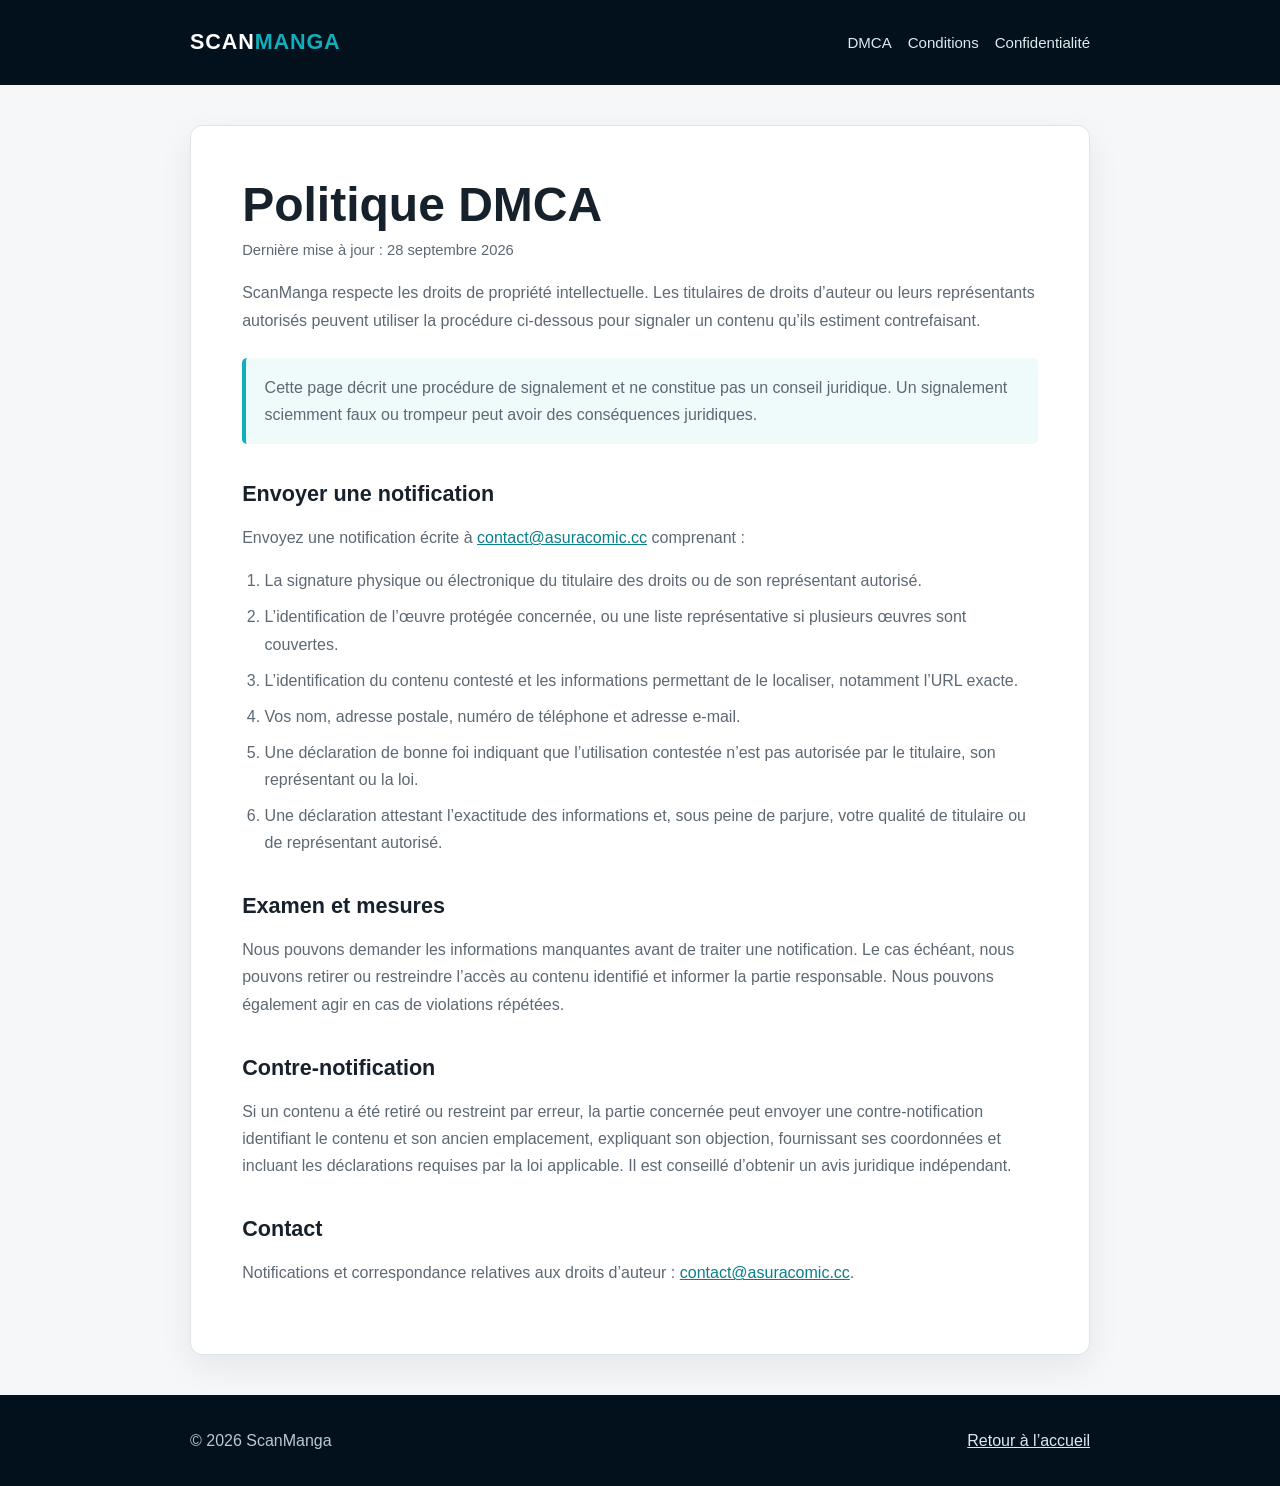
<file: dmca.html>
<!DOCTYPE html>
<html lang="fr">
<head>
    <meta charset="UTF-8">
    <meta name="viewport" content="width=device-width, initial-scale=1.0">
    <meta name="description" content="Politique DMCA et instructions pour envoyer un signalement de violation de droits d’auteur à ScanManga.">
    <meta name="robots" content="index, follow">
    <link rel="canonical" href="https://scanmanga.gg/dmca.html">
    <link rel="stylesheet" href="./legal.css">
    <title>Politique DMCA | ScanManga</title>
</head>
<body>
    <header class="legal-header">
        <div class="legal-header__inner">
            <a class="legal-brand" href="./index.html">SCAN<span>MANGA</span></a>
            <nav class="legal-nav" aria-label="Pages légales">
                <a href="./dmca.html" aria-current="page">DMCA</a>
                <a href="./terms.html">Conditions</a>
                <a href="./privacy-policy.html">Confidentialité</a>
            </nav>
        </div>
    </header>
    <main class="legal-main">
        <h1>Politique DMCA</h1>
        <p class="legal-updated">Dernière mise à jour : 28 septembre 2026</p>
        <p>ScanManga respecte les droits de propriété intellectuelle. Les titulaires de droits d’auteur ou leurs représentants autorisés peuvent utiliser la procédure ci-dessous pour signaler un contenu qu’ils estiment contrefaisant.</p>

        <div class="legal-note"><p>Cette page décrit une procédure de signalement et ne constitue pas un conseil juridique. Un signalement sciemment faux ou trompeur peut avoir des conséquences juridiques.</p></div>

        <h2>Envoyer une notification</h2>
        <p>Envoyez une notification écrite à <a href="mailto:contact@asuracomic.cc">contact@asuracomic.cc</a> comprenant :</p>
        <ol>
            <li>La signature physique ou électronique du titulaire des droits ou de son représentant autorisé.</li>
            <li>L’identification de l’œuvre protégée concernée, ou une liste représentative si plusieurs œuvres sont couvertes.</li>
            <li>L’identification du contenu contesté et les informations permettant de le localiser, notamment l’URL exacte.</li>
            <li>Vos nom, adresse postale, numéro de téléphone et adresse e-mail.</li>
            <li>Une déclaration de bonne foi indiquant que l’utilisation contestée n’est pas autorisée par le titulaire, son représentant ou la loi.</li>
            <li>Une déclaration attestant l’exactitude des informations et, sous peine de parjure, votre qualité de titulaire ou de représentant autorisé.</li>
        </ol>

        <h2>Examen et mesures</h2>
        <p>Nous pouvons demander les informations manquantes avant de traiter une notification. Le cas échéant, nous pouvons retirer ou restreindre l’accès au contenu identifié et informer la partie responsable. Nous pouvons également agir en cas de violations répétées.</p>

        <h2>Contre-notification</h2>
        <p>Si un contenu a été retiré ou restreint par erreur, la partie concernée peut envoyer une contre-notification identifiant le contenu et son ancien emplacement, expliquant son objection, fournissant ses coordonnées et incluant les déclarations requises par la loi applicable. Il est conseillé d’obtenir un avis juridique indépendant.</p>

        <h2>Contact</h2>
        <p>Notifications et correspondance relatives aux droits d’auteur : <a href="mailto:contact@asuracomic.cc">contact@asuracomic.cc</a>.</p>
    </main>
    <footer class="legal-footer"><div class="legal-footer__inner"><p>© 2026 ScanManga</p><p><a href="./index.html">Retour à l’accueil</a></p></div></footer>
</body>
</html>
</file>
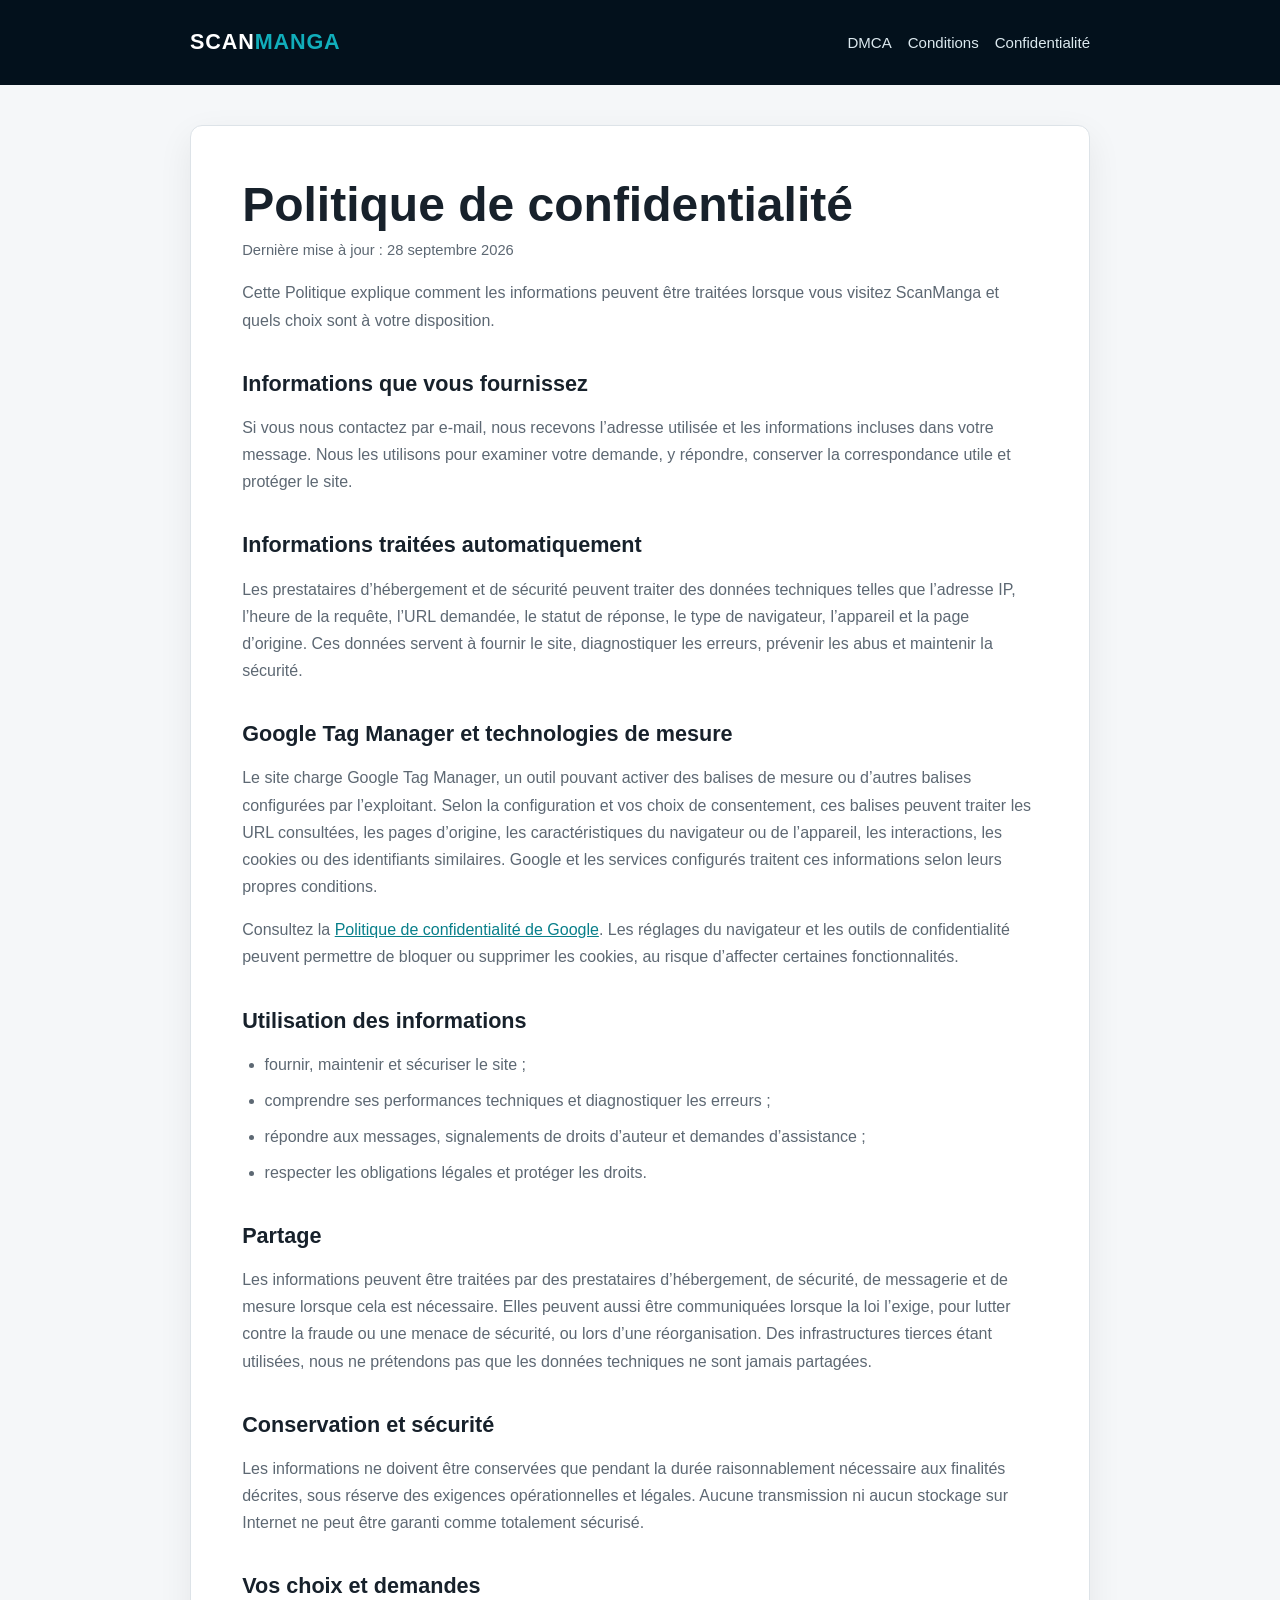
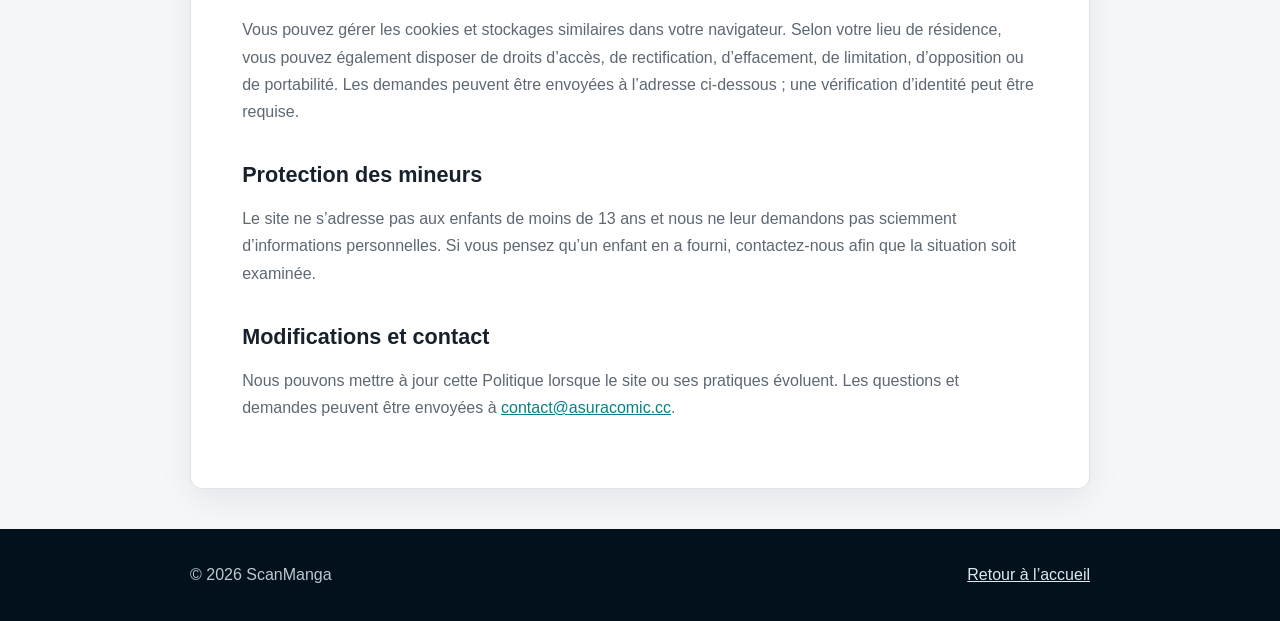
<file: privacy-policy.html>
<!DOCTYPE html>
<html lang="fr">
<head>
    <meta charset="UTF-8">
    <meta name="viewport" content="width=device-width, initial-scale=1.0">
    <meta name="description" content="Politique de confidentialité de ScanManga concernant les données, les statistiques, les cookies et vos choix.">
    <meta name="robots" content="index, follow">
    <link rel="canonical" href="https://scanmanga.gg/privacy-policy.html">
    <link rel="stylesheet" href="./legal.css">
    <title>Politique de confidentialité | ScanManga</title>
</head>
<body>
    <header class="legal-header">
        <div class="legal-header__inner">
            <a class="legal-brand" href="./index.html">SCAN<span>MANGA</span></a>
            <nav class="legal-nav" aria-label="Pages légales">
                <a href="./dmca.html">DMCA</a>
                <a href="./terms.html">Conditions</a>
                <a href="./privacy-policy.html" aria-current="page">Confidentialité</a>
            </nav>
        </div>
    </header>
    <main class="legal-main">
        <h1>Politique de confidentialité</h1>
        <p class="legal-updated">Dernière mise à jour : 28 septembre 2026</p>
        <p>Cette Politique explique comment les informations peuvent être traitées lorsque vous visitez ScanManga et quels choix sont à votre disposition.</p>

        <h2>Informations que vous fournissez</h2>
        <p>Si vous nous contactez par e-mail, nous recevons l’adresse utilisée et les informations incluses dans votre message. Nous les utilisons pour examiner votre demande, y répondre, conserver la correspondance utile et protéger le site.</p>

        <h2>Informations traitées automatiquement</h2>
        <p>Les prestataires d’hébergement et de sécurité peuvent traiter des données techniques telles que l’adresse IP, l’heure de la requête, l’URL demandée, le statut de réponse, le type de navigateur, l’appareil et la page d’origine. Ces données servent à fournir le site, diagnostiquer les erreurs, prévenir les abus et maintenir la sécurité.</p>

        <h2>Google Tag Manager et technologies de mesure</h2>
        <p>Le site charge Google Tag Manager, un outil pouvant activer des balises de mesure ou d’autres balises configurées par l’exploitant. Selon la configuration et vos choix de consentement, ces balises peuvent traiter les URL consultées, les pages d’origine, les caractéristiques du navigateur ou de l’appareil, les interactions, les cookies ou des identifiants similaires. Google et les services configurés traitent ces informations selon leurs propres conditions.</p>
        <p>Consultez la <a href="https://policies.google.com/privacy" rel="noopener noreferrer">Politique de confidentialité de Google</a>. Les réglages du navigateur et les outils de confidentialité peuvent permettre de bloquer ou supprimer les cookies, au risque d’affecter certaines fonctionnalités.</p>

        <h2>Utilisation des informations</h2>
        <ul>
            <li>fournir, maintenir et sécuriser le site ;</li>
            <li>comprendre ses performances techniques et diagnostiquer les erreurs ;</li>
            <li>répondre aux messages, signalements de droits d’auteur et demandes d’assistance ;</li>
            <li>respecter les obligations légales et protéger les droits.</li>
        </ul>

        <h2>Partage</h2>
        <p>Les informations peuvent être traitées par des prestataires d’hébergement, de sécurité, de messagerie et de mesure lorsque cela est nécessaire. Elles peuvent aussi être communiquées lorsque la loi l’exige, pour lutter contre la fraude ou une menace de sécurité, ou lors d’une réorganisation. Des infrastructures tierces étant utilisées, nous ne prétendons pas que les données techniques ne sont jamais partagées.</p>

        <h2>Conservation et sécurité</h2>
        <p>Les informations ne doivent être conservées que pendant la durée raisonnablement nécessaire aux finalités décrites, sous réserve des exigences opérationnelles et légales. Aucune transmission ni aucun stockage sur Internet ne peut être garanti comme totalement sécurisé.</p>

        <h2>Vos choix et demandes</h2>
        <p>Vous pouvez gérer les cookies et stockages similaires dans votre navigateur. Selon votre lieu de résidence, vous pouvez également disposer de droits d’accès, de rectification, d’effacement, de limitation, d’opposition ou de portabilité. Les demandes peuvent être envoyées à l’adresse ci-dessous ; une vérification d’identité peut être requise.</p>

        <h2>Protection des mineurs</h2>
        <p>Le site ne s’adresse pas aux enfants de moins de 13 ans et nous ne leur demandons pas sciemment d’informations personnelles. Si vous pensez qu’un enfant en a fourni, contactez-nous afin que la situation soit examinée.</p>

        <h2>Modifications et contact</h2>
        <p>Nous pouvons mettre à jour cette Politique lorsque le site ou ses pratiques évoluent. Les questions et demandes peuvent être envoyées à <a href="mailto:contact@asuracomic.cc">contact@asuracomic.cc</a>.</p>
    </main>
    <footer class="legal-footer"><div class="legal-footer__inner"><p>© 2026 ScanManga</p><p><a href="./index.html">Retour à l’accueil</a></p></div></footer>
</body>
</html>
</file>
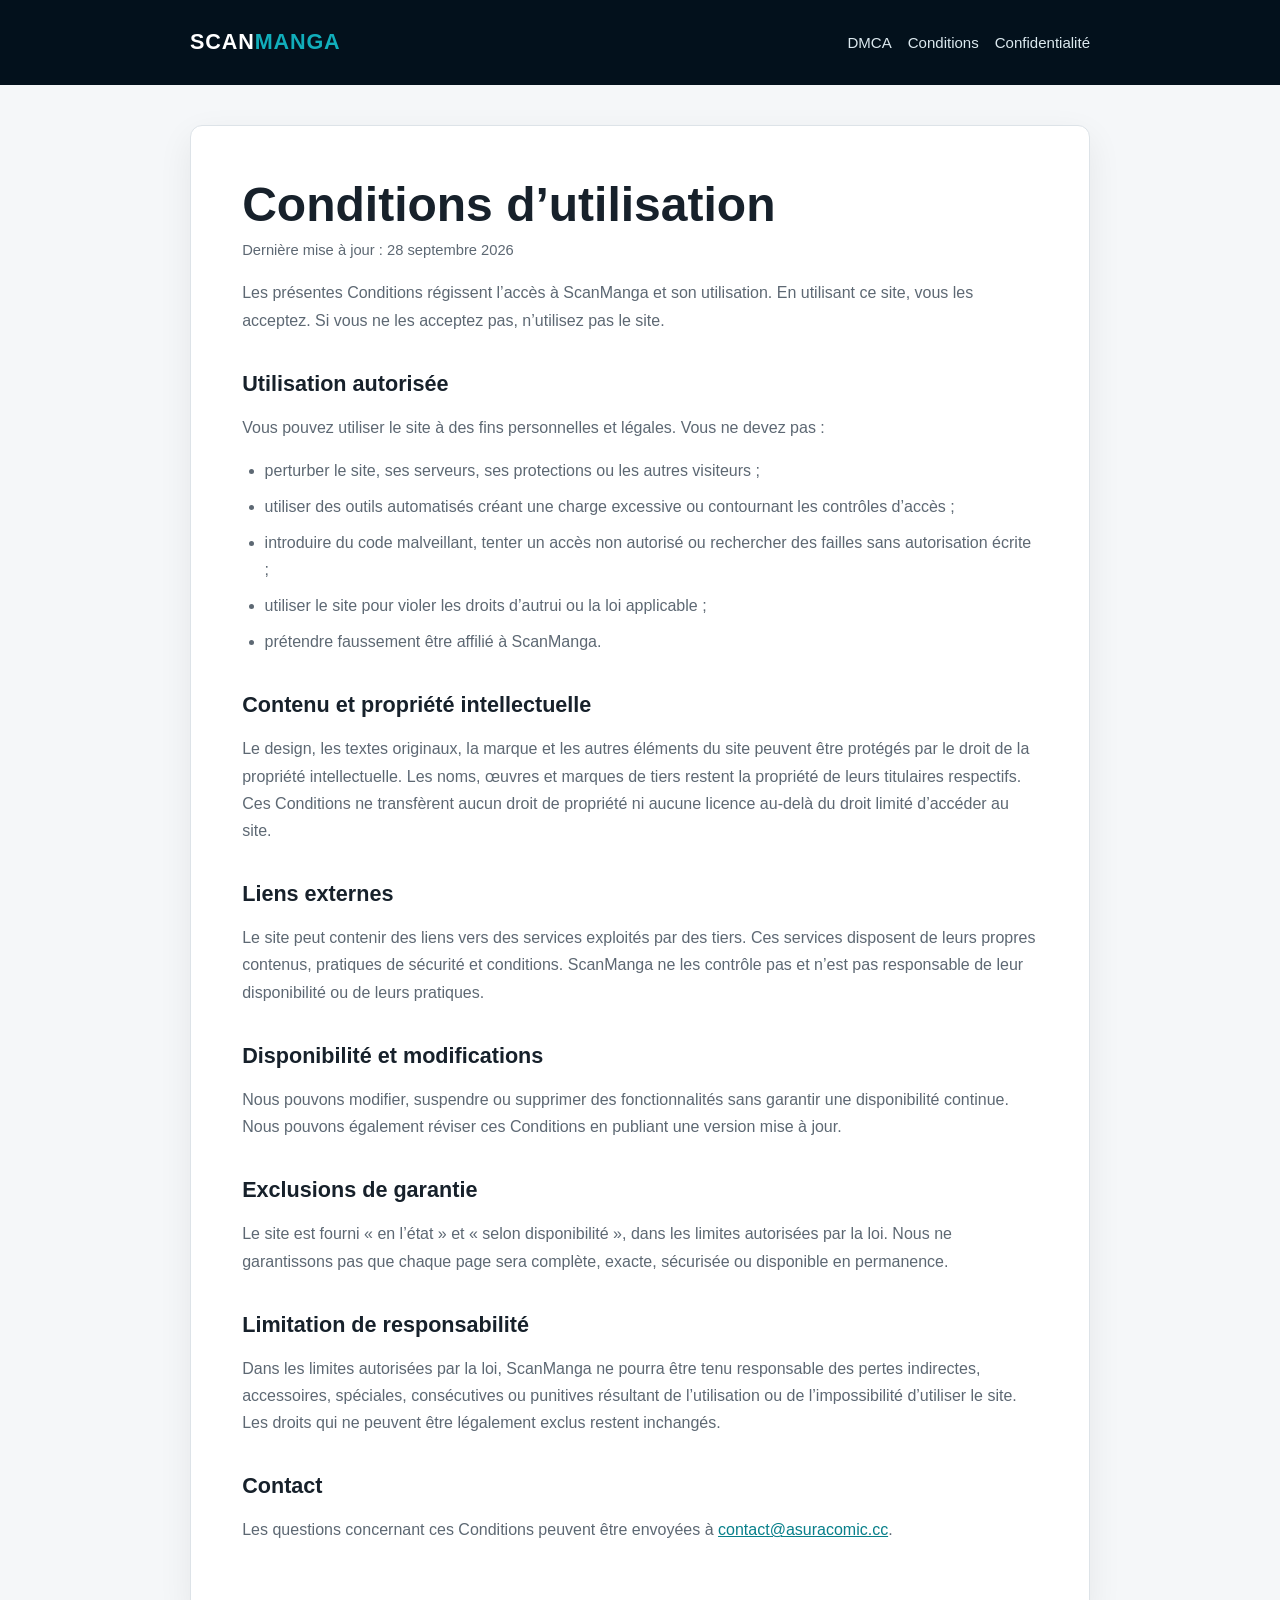
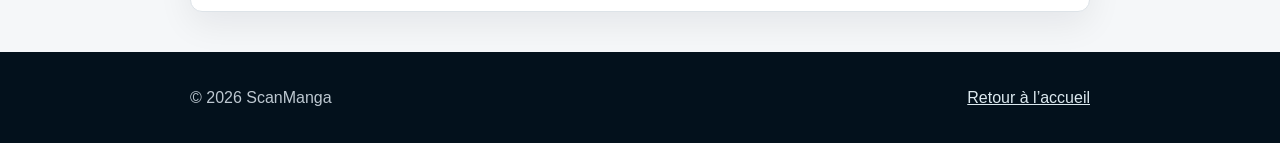
<file: terms.html>
<!DOCTYPE html>
<html lang="fr">
<head>
    <meta charset="UTF-8">
    <meta name="viewport" content="width=device-width, initial-scale=1.0">
    <meta name="description" content="Conditions régissant l’accès au site ScanManga et son utilisation.">
    <meta name="robots" content="index, follow">
    <link rel="canonical" href="https://scanmanga.gg/terms.html">
    <link rel="stylesheet" href="./legal.css">
    <title>Conditions d’utilisation | ScanManga</title>
</head>
<body>
    <header class="legal-header">
        <div class="legal-header__inner">
            <a class="legal-brand" href="./index.html">SCAN<span>MANGA</span></a>
            <nav class="legal-nav" aria-label="Pages légales">
                <a href="./dmca.html">DMCA</a>
                <a href="./terms.html" aria-current="page">Conditions</a>
                <a href="./privacy-policy.html">Confidentialité</a>
            </nav>
        </div>
    </header>
    <main class="legal-main">
        <h1>Conditions d’utilisation</h1>
        <p class="legal-updated">Dernière mise à jour : 28 septembre 2026</p>
        <p>Les présentes Conditions régissent l’accès à ScanManga et son utilisation. En utilisant ce site, vous les acceptez. Si vous ne les acceptez pas, n’utilisez pas le site.</p>

        <h2>Utilisation autorisée</h2>
        <p>Vous pouvez utiliser le site à des fins personnelles et légales. Vous ne devez pas :</p>
        <ul>
            <li>perturber le site, ses serveurs, ses protections ou les autres visiteurs ;</li>
            <li>utiliser des outils automatisés créant une charge excessive ou contournant les contrôles d’accès ;</li>
            <li>introduire du code malveillant, tenter un accès non autorisé ou rechercher des failles sans autorisation écrite ;</li>
            <li>utiliser le site pour violer les droits d’autrui ou la loi applicable ;</li>
            <li>prétendre faussement être affilié à ScanManga.</li>
        </ul>

        <h2>Contenu et propriété intellectuelle</h2>
        <p>Le design, les textes originaux, la marque et les autres éléments du site peuvent être protégés par le droit de la propriété intellectuelle. Les noms, œuvres et marques de tiers restent la propriété de leurs titulaires respectifs. Ces Conditions ne transfèrent aucun droit de propriété ni aucune licence au-delà du droit limité d’accéder au site.</p>

        <h2>Liens externes</h2>
        <p>Le site peut contenir des liens vers des services exploités par des tiers. Ces services disposent de leurs propres contenus, pratiques de sécurité et conditions. ScanManga ne les contrôle pas et n’est pas responsable de leur disponibilité ou de leurs pratiques.</p>

        <h2>Disponibilité et modifications</h2>
        <p>Nous pouvons modifier, suspendre ou supprimer des fonctionnalités sans garantir une disponibilité continue. Nous pouvons également réviser ces Conditions en publiant une version mise à jour.</p>

        <h2>Exclusions de garantie</h2>
        <p>Le site est fourni « en l’état » et « selon disponibilité », dans les limites autorisées par la loi. Nous ne garantissons pas que chaque page sera complète, exacte, sécurisée ou disponible en permanence.</p>

        <h2>Limitation de responsabilité</h2>
        <p>Dans les limites autorisées par la loi, ScanManga ne pourra être tenu responsable des pertes indirectes, accessoires, spéciales, consécutives ou punitives résultant de l’utilisation ou de l’impossibilité d’utiliser le site. Les droits qui ne peuvent être légalement exclus restent inchangés.</p>

        <h2>Contact</h2>
        <p>Les questions concernant ces Conditions peuvent être envoyées à <a href="mailto:contact@asuracomic.cc">contact@asuracomic.cc</a>.</p>
    </main>
    <footer class="legal-footer"><div class="legal-footer__inner"><p>© 2026 ScanManga</p><p><a href="./index.html">Retour à l’accueil</a></p></div></footer>
</body>
</html>
</file>
<file: legal.css>
:root {
    --ink: #17212b;
    --muted: #5d6873;
    --line: #dde3e8;
    --paper: #ffffff;
    --soft: #f5f7f9;
    --navy: #03111c;
    --accent: #11aebb;
}

* { box-sizing: border-box; }
html { scroll-behavior: smooth; }
body {
    margin: 0;
    color: var(--ink);
    background: var(--soft);
    font-family: -apple-system, BlinkMacSystemFont, "Segoe UI", Roboto, Arial, sans-serif;
    line-height: 1.7;
}
a { color: #087f8a; }
a:hover { color: #05636b; }
.legal-header {
    padding: 1.5rem 1.25rem;
    color: #fff;
    background: var(--navy);
}
.legal-header__inner,
.legal-main,
.legal-footer__inner {
    width: min(900px, 100%);
    margin: 0 auto;
}
.legal-header__inner {
    display: flex;
    align-items: center;
    justify-content: space-between;
    gap: 1.5rem;
}
.legal-brand {
    color: #fff;
    font-size: 1.35rem;
    font-weight: 900;
    letter-spacing: .04em;
    text-decoration: none;
}
.legal-brand span { color: var(--accent); }
.legal-nav { display: flex; flex-wrap: wrap; gap: 1rem; }
.legal-nav a { color: #dce9ef; font-size: .94rem; text-decoration: none; }
.legal-nav a:hover { color: #fff; }
.legal-main {
    margin-top: 2.5rem;
    margin-bottom: 2.5rem;
    padding: clamp(1.5rem, 4vw, 3.25rem);
    background: var(--paper);
    border: 1px solid var(--line);
    border-radius: 12px;
    box-shadow: 0 12px 35px rgba(3, 17, 28, .07);
}
.legal-main h1 { margin: 0 0 .4rem; font-size: clamp(2rem, 5vw, 3rem); line-height: 1.15; }
.legal-main h2 { margin: 2.25rem 0 .7rem; font-size: 1.35rem; line-height: 1.3; }
.legal-main p, .legal-main li { color: var(--muted); }
.legal-main ul, .legal-main ol { padding-left: 1.4rem; }
.legal-main li + li { margin-top: .55rem; }
.legal-updated { margin-top: 0; color: #73808c; font-size: .92rem; }
.legal-note {
    margin: 1.5rem 0;
    padding: 1rem 1.15rem;
    background: #effafb;
    border-left: 4px solid var(--accent);
    border-radius: 5px;
}
.legal-note p { margin: 0; }
.legal-footer { padding: 2rem 1.25rem; color: #bdc8d1; background: var(--navy); }
.legal-footer__inner { display: flex; flex-wrap: wrap; justify-content: space-between; gap: 1rem; }
.legal-footer p { margin: 0; }
.legal-footer a { color: #dce9ef; }
@media (max-width: 680px) {
    .legal-header__inner { align-items: flex-start; flex-direction: column; }
    .legal-main { margin: 1rem; }
}
</file>
